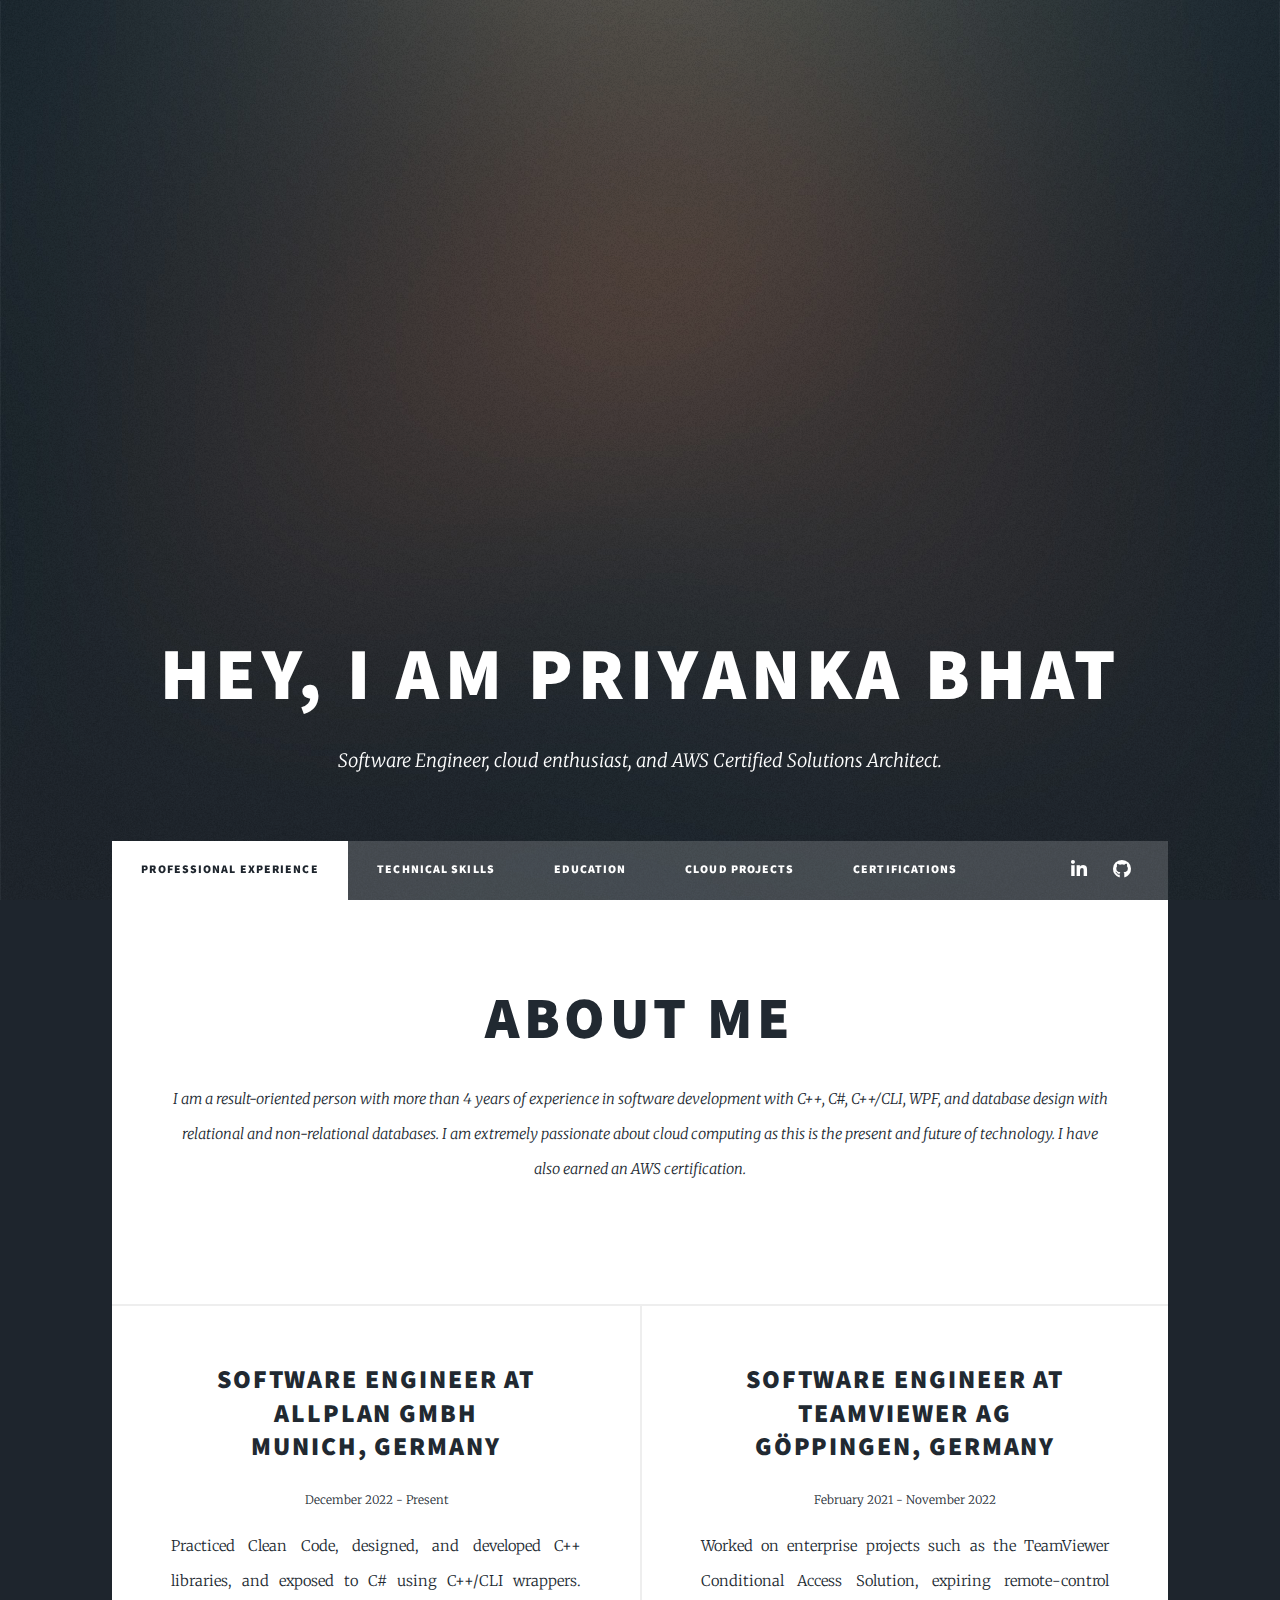
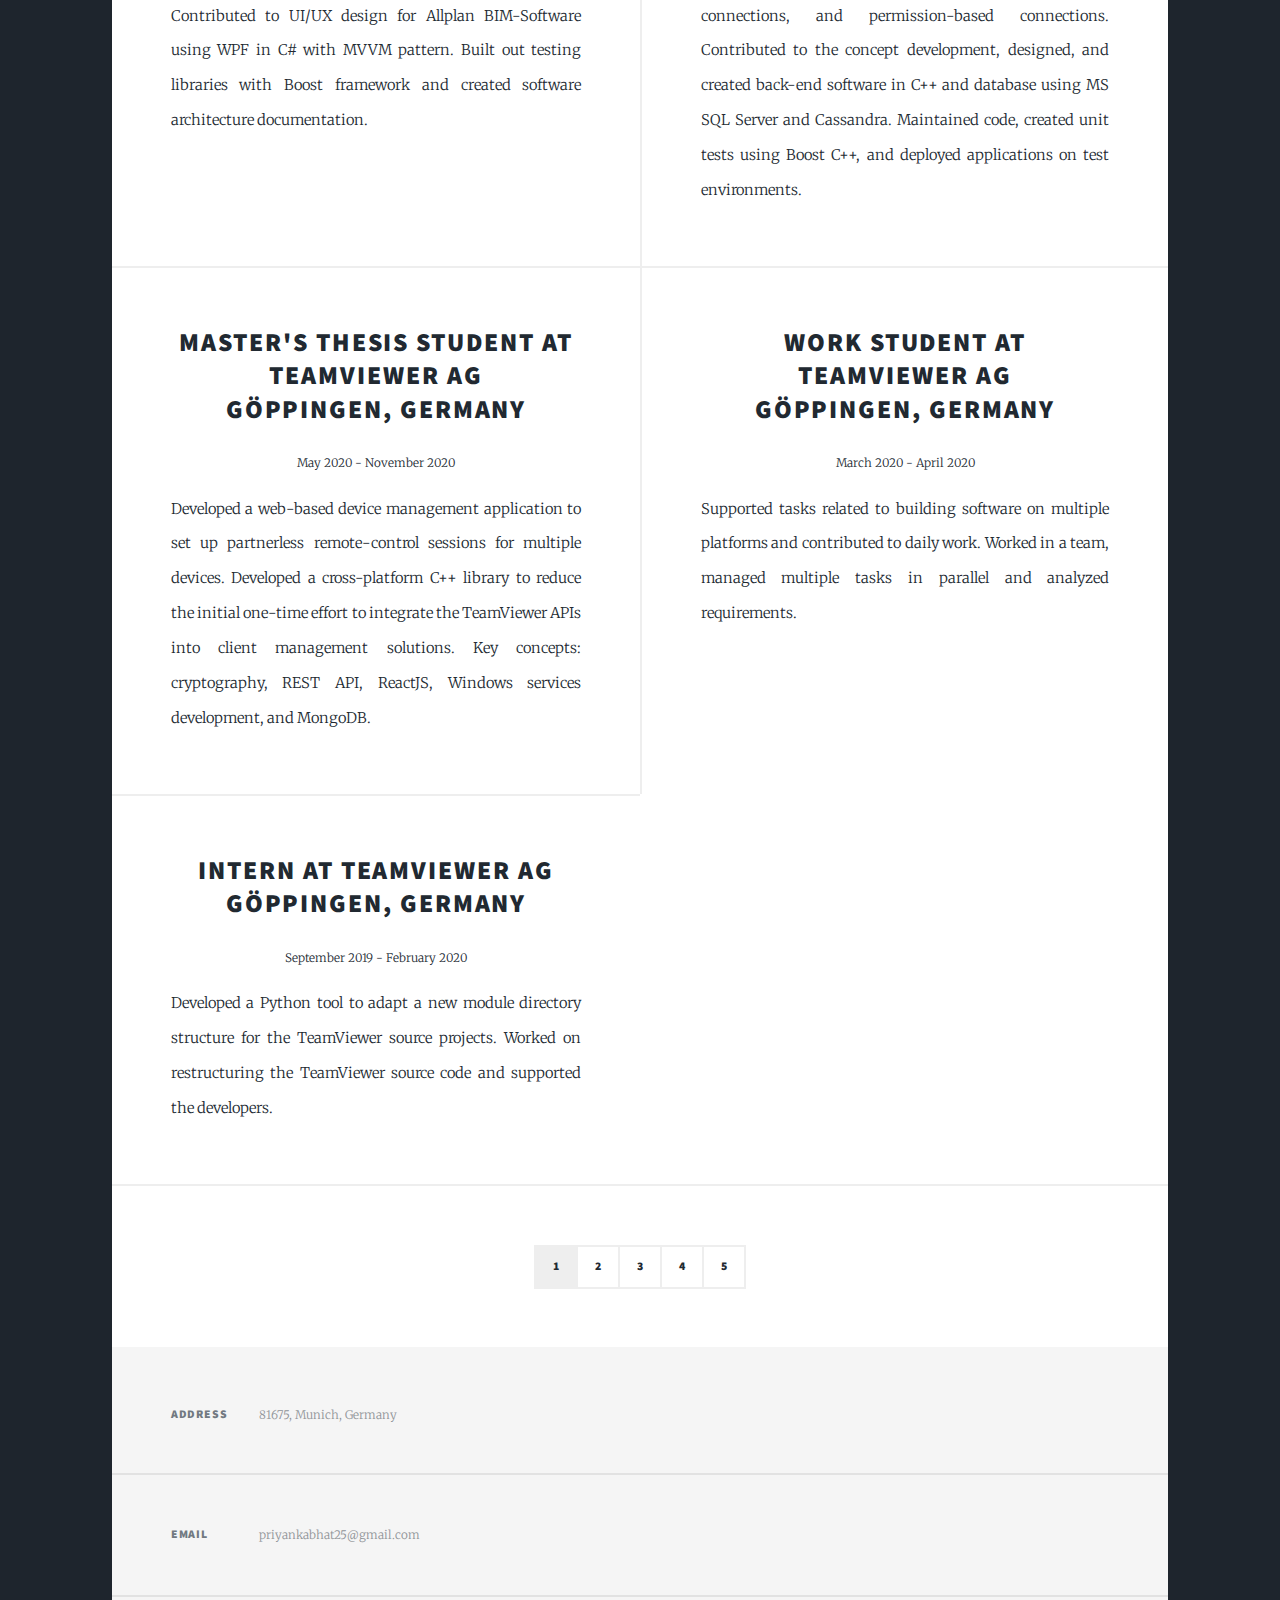
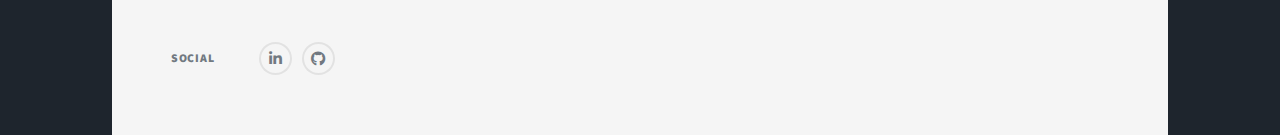
<file: index.html>
<!DOCTYPE HTML>
<!--
	Massively by HTML5 UP
	html5up.net | @ajlkn
	Free for personal and commercial use under the CCA 3.0 license (html5up.net/license)
-->
<html>
	<head>
		<title>My Portfolio</title>
		<meta charset="utf-8" />
		<meta name="viewport" content="width=device-width, initial-scale=1, user-scalable=no" />
		<link rel="stylesheet" href="assets/css/main.css" />
		<noscript><link rel="stylesheet" href="assets/css/noscript.css" /></noscript>
	</head>
	<body class="is-preload">

		<!-- Wrapper -->
			<div id="wrapper" class="fade-in">

				<!-- Intro -->
					<div id="intro">
						<h1>Hey, I am Priyanka Bhat</h1>
						<p>Software Engineer, cloud enthusiast, and AWS Certified Solutions Architect.</p>
					</div>

				<!-- Header -->
					<header id="header">
						<a href="index.html" class="logo">Priyanka Bhat</a>
					</header>

				<!-- Nav -->
					<nav id="nav">
						<ul class="links">
							<li class="active"><a href="index.html">Professional Experience</a></li>
							<li><a href="generic.html">Technical Skills</a></li>
							<li><a href="elements.html">Education</a></li>
							<li><a href="projects.html">Cloud Projects</a></li>
							<li><a href="certifications.html">Certifications</a></li>
						</ul>
						<ul class="icons">
							<li><a href="http://www.linkedin.com/in/priyanka-bhat-36249b148/" class="icon brands fa-linkedin-in"><span class="label">LinkedIn</span></a></li>
							<li><a href="https://github.com/Bhat-Priyanka" class="icon brands fa-github"><span class="label">GitHub</span></a></li>
						</ul>
					</nav>

				<!-- Main -->
					<div id="main">

						<!-- Featured Post -->
							<article class="post featured">
								<header class="major">
									<h2>About Me</a></h2>
									<p>I am a result-oriented person with more than 4 years of experience in software development with C++, C#, C++/CLI, WPF, and database design with relational and non-relational databases. I am extremely passionate about cloud computing as this is the present and future of technology. I have also earned an AWS certification.</p>
								</header>
							</article>

						<!-- Posts -->
							<section class="posts">
								<article>
									<header>
										<h2>Software Engineer at Allplan GmbH<br />
										Munich, Germany</h2>
										<span class="date">December 2022 - Present</span>
									</header>
									<p>
										Practiced Clean Code, designed, and developed C++ libraries, and exposed to C# using C++/CLI wrappers.
										Contributed to UI/UX design for Allplan BIM-Software using WPF in C# with MVVM pattern.
										Built out testing libraries with Boost framework and created software architecture documentation.
									</pp>
								</article>
								<article>
									<header>
										<h2>Software Engineer at TeamViewer AG<br />
										Göppingen, Germany</h2>
										<span class="date">February 2021 - November 2022</span>
									</header>
									<p>Worked on enterprise projects such as the TeamViewer Conditional Access Solution, expiring remote-control connections, and permission-based connections.
										Contributed to the concept development, designed, and created back-end software in C++ and database using MS SQL Server and Cassandra.
										Maintained code, created unit tests using Boost C++, and deployed applications on test environments.
										</p>
								</article>
								<article>
									<header>
										<h2>Master's Thesis Student at TeamViewer AG<br />
											Göppingen, Germany</h2>
										<span class="date">May 2020 - November 2020</span>
									</header>
									<p>Developed a web-based device management application to set up partnerless remote-control sessions for multiple devices.
										Developed a cross-platform C++ library to reduce the initial one-time effort to integrate the TeamViewer APIs into client management solutions.
										Key concepts: cryptography, REST API, ReactJS, Windows services development, and MongoDB.
										</p>
								</article>
								<article>
									<header>
										<h2>Work Student at TeamViewer AG<br />
											Göppingen, Germany</h2>
										<span class="date">March 2020 - April 2020</span>
									</header>
									<p>Supported tasks related to building software on multiple platforms and contributed to daily work.
										Worked in a team, managed multiple tasks in parallel and analyzed requirements.
										</p>
								</article>
								<article>
									<header>
										<h2>Intern at TeamViewer AG<br />
											Göppingen, Germany</h2>
										<span class="date">September 2019 - February 2020</span>
									</header>
									<p>Developed a Python tool to adapt a new module directory structure for the TeamViewer source projects.
									Worked on restructuring the TeamViewer source code and supported the developers.
										</p>
								</article>
							</section>

						<!-- Footer -->
							<footer>
								<div class="pagination">
									<a href="#" class="page active">1</a>
									<a href="generic.html" class="page">2</a>
									<a href="elements.html" class="page">3</a>
									<a href="projects.html" class="page">4</a>
									<a href="certifications.html" class="page">5</a>
								</div>
							</footer>

					</div>

				<!-- Footer -->
					<footer id="footer">
						<section class="split contact">
							<section class="alt">
								<h3>Address</h3>
								<p>81675, Munich, Germany</p>
							</section>
							<section>
								<h3>Email</h3>
								<p>priyankabhat25@gmail.com</p>
							</section>
							<section>
								<h3>Social</h3>
								<ul class="icons alt">
									<li><a href="http://www.linkedin.com/in/priyanka-bhat-36249b148/" class="icon brands fa-linkedin-in"><span class="label">LinkedIn</span></a></li>
							        <li><a href="https://github.com/Bhat-Priyanka" class="icon brands fa-github"><span class="label">GitHub</span></a></li>
								</ul>
							</section>
						</section>
					</footer>

			</div>

		<!-- Scripts -->
			<script src="assets/js/jquery.min.js"></script>
			<script src="assets/js/jquery.scrollex.min.js"></script>
			<script src="assets/js/jquery.scrolly.min.js"></script>
			<script src="assets/js/browser.min.js"></script>
			<script src="assets/js/breakpoints.min.js"></script>
			<script src="assets/js/util.js"></script>
			<script src="assets/js/main.js"></script>

	</body>
</html>
</file>
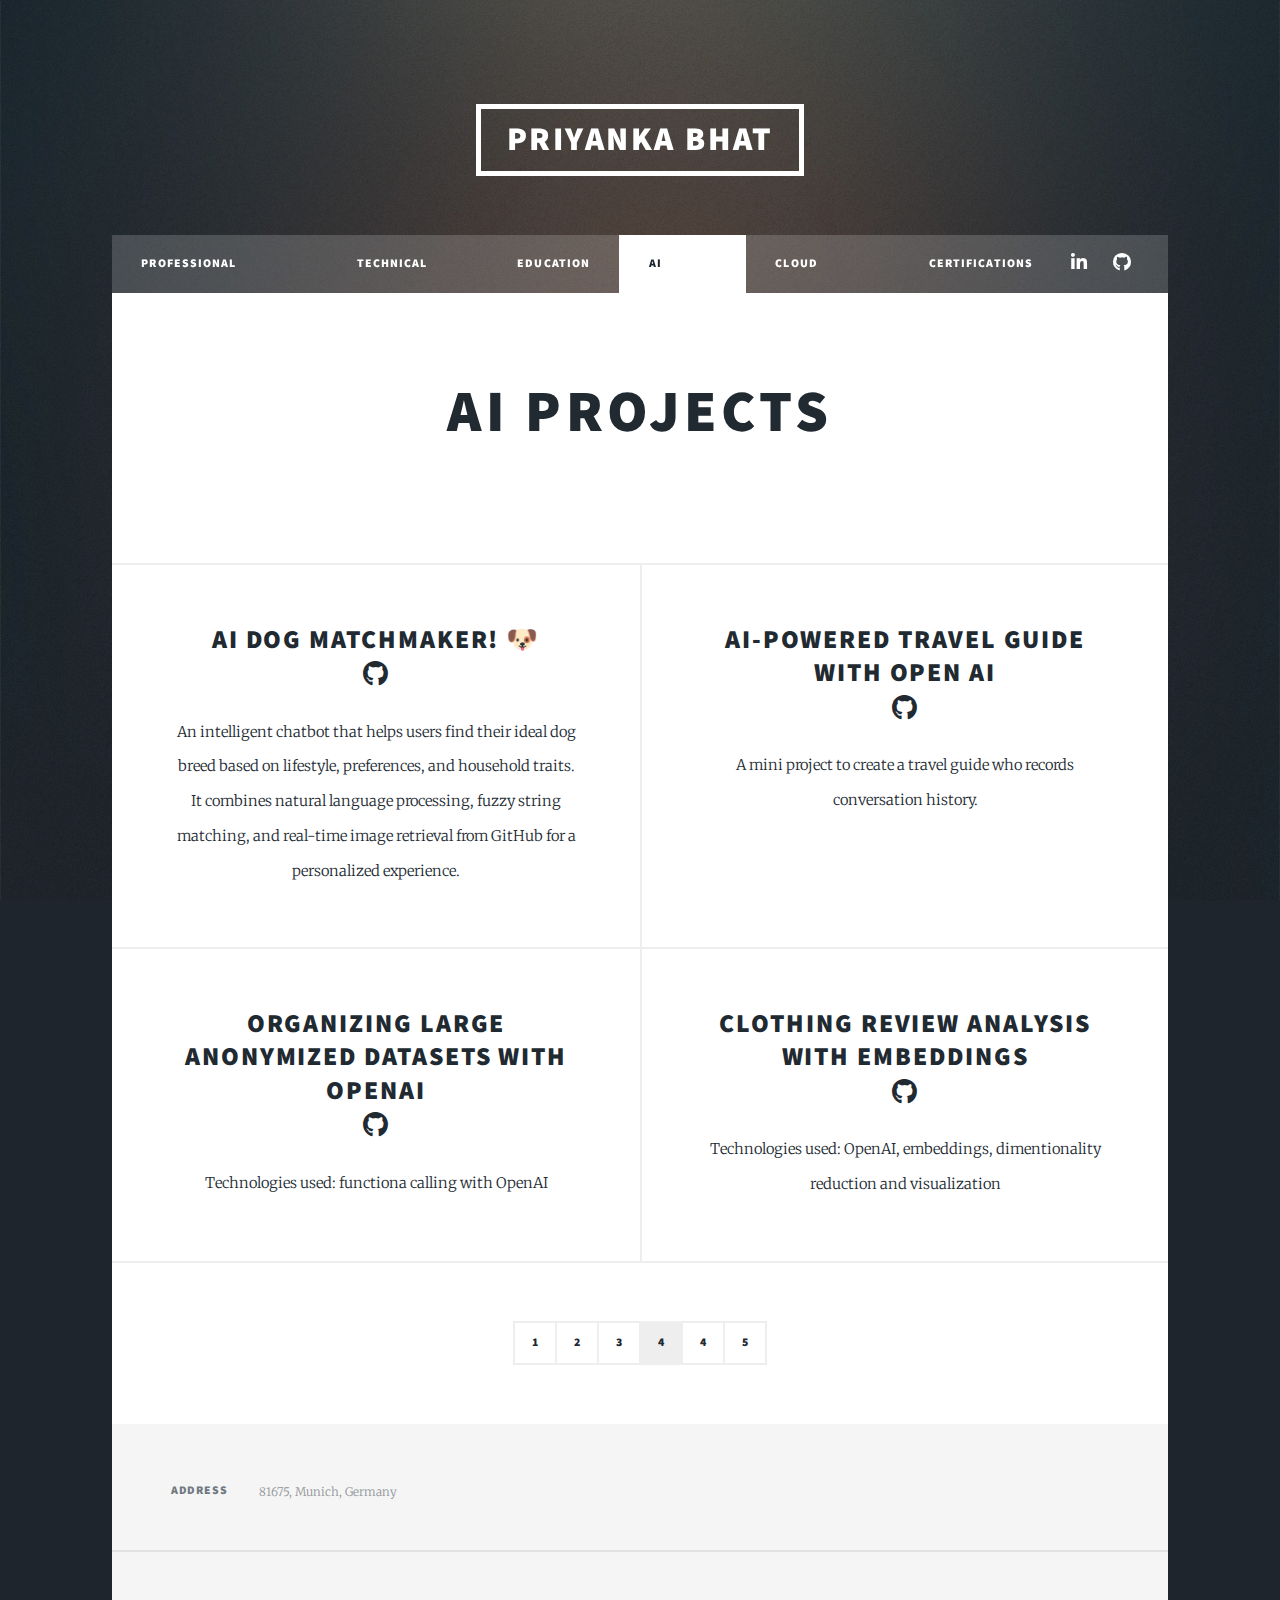
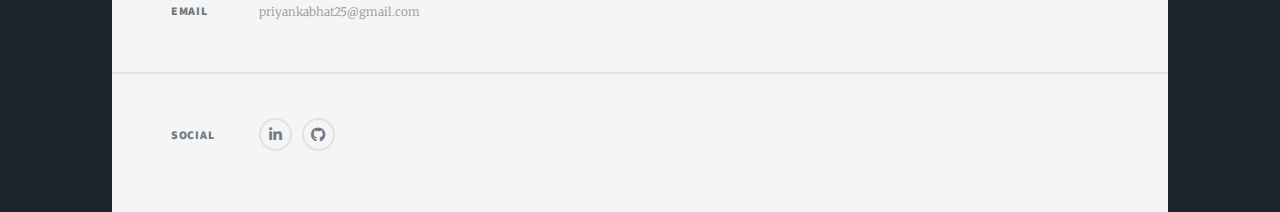
<file: ai_projects.html>
<!DOCTYPE HTML>
<!--
	Massively by HTML5 UP
	html5up.net | @ajlkn
	Free for personal and commercial use under the CCA 3.0 license (html5up.net/license)
-->
<html>
	<head>
		<title>Projects</title>
		<meta charset="utf-8" />
		<meta name="viewport" content="width=device-width, initial-scale=1, user-scalable=no" />
		<link rel="stylesheet" href="assets/css/main.css" />
		<noscript><link rel="stylesheet" href="assets/css/noscript.css" /></noscript>
	</head>
	<body class="is-preload">

		<!-- Wrapper -->
			<div id="wrapper">

				<!-- Header -->
					<header id="header">
						<a href="index.html" class="logo">Priyanka Bhat</a>
					</header>

				<!-- Nav -->
					<nav id="nav">
						<ul class="links">
							<li><a href="index.html">Professional Experience</a></li>
							<li><a href="generic.html">Technical Skills</a></li>
							<li ><a href="elements.html">Education</a></li>
              <li class ="active"><a href="ai_projects.html">AI Projects</a></li>
							<li ><a href="projects.html">Cloud Projects</a></li>
							<li><a href="certifications.html">Certifications</a></li>
						</ul>
						<ul class="icons">
							<li><a href="http://www.linkedin.com/in/priyanka-bhat-36249b148/" class="icon brands fa-linkedin-in"><span class="label">LinkedIn</span></a></li>
							<li><a href="https://github.com/Bhat-Priyanka" class="icon brands fa-github"><span class="label">GitHub</span></a></li>
						</ul>
					</nav>

				<!-- Main -->
				<div id="main">

					<!-- Featured Post -->
						<article class="post featured">
							<header class="major">
								<h2>AI Projects</a></h2>
							</header>
						</article>

					<!-- Posts -->
						<section class="posts">
							<article>
								<header>
									<h2>AI Dog Matchmaker! 🐶<br /> <a href="https://github.com/Bhat-Priyanka/AI_Projects/blob/main/Projects/AI%20Dog%20Matchmaker.md" class="icon brands fa-github"><span class="label"></span></a>
									</h2>
								</header>
								<p style="text-align:center">
									 An intelligent chatbot that helps users find their ideal dog breed based on lifestyle, preferences, and household traits. It combines natural language processing, fuzzy string matching, and real-time image retrieval from GitHub for a personalized experience.
								</p>
							</article>
							<article>
								<header>
									<h2>AI-powered travel guide with Open AI<br /> <a href="https://github.com/Bhat-Priyanka/AI_Projects/blob/main/Projects/Chatbot%20travel%20guide.md" class="icon brands fa-github"><span class="label"></span></a>
									</h2>
								</header>
								<p style="text-align:center">A mini project to create a travel guide who records conversation history.
									</p>
							</article>
							<article>
								<header>
									<h2>Organizing large anonymized datasets with OpenAI <br /> <a href="https://github.com/Bhat-Priyanka/AI_Projects/blob/main/Projects/Organizing%20Medical%20Data%20with%20OpenAI.md" class="icon brands fa-github"><span class="label"></span></a>
									</h2>
								</header>
								<p style="text-align:center">Technologies used: functiona calling with OpenAI
									</p>
							</article>
							<article>
								<header>
									<h2>Clothing Review Analysis with Embeddings <br /> <a href="https://github.com/Bhat-Priyanka/AI_Projects/blob/main/Projects/Clothing%20Review%20Analysis%20with%20Embeddings.md" class="icon brands fa-github"><span class="label"></span></a>
									</h2>
								</header>
								<p style="text-align:center">Technologies used: OpenAI, embeddings, dimentionality reduction and visualization
									</p>
							</article>
						</section>

					<!-- Footer -->
						<footer>
							<div class="pagination">
								<a href="index.html" >1</a>
								<a href="generic.html" class="page">2</a>
								<a href="elements.html" class="page">3</a>
                <a href="ai_projects.html" class="page active">4</a>
								<a href="projects.html" class="page">4</a>
								<a href="certifications.html" class="page">5</a>
							</div>
						</footer>

				</div>

				<!-- Footer -->
				<footer id="footer">
					<section class="split contact">
						<section class="alt">
							<h3>Address</h3>
							<p>81675, Munich, Germany</p>
						</section>
						<section>
							<h3>Email</h3>
							<p>priyankabhat25@gmail.com</p>
						</section>
						<section>
							<h3>Social</h3>
							<ul class="icons alt">
								<li><a href="http://www.linkedin.com/in/priyanka-bhat-36249b148/" class="icon brands fa-linkedin-in"><span class="label">LinkedIn</span></a></li>
								<li><a href="https://github.com/Bhat-Priyanka" class="icon brands fa-github"><span class="label">GitHub</span></a></li>
							</ul>
						</section>
					</section>
				</footer>

		</div>

	<!-- Scripts -->
		<script src="assets/js/jquery.min.js"></script>
		<script src="assets/js/jquery.scrollex.min.js"></script>
		<script src="assets/js/jquery.scrolly.min.js"></script>
		<script src="assets/js/browser.min.js"></script>
		<script src="assets/js/breakpoints.min.js"></script>
		<script src="assets/js/util.js"></script>
		<script src="assets/js/main.js"></script>

	</body>
</html>
</file>
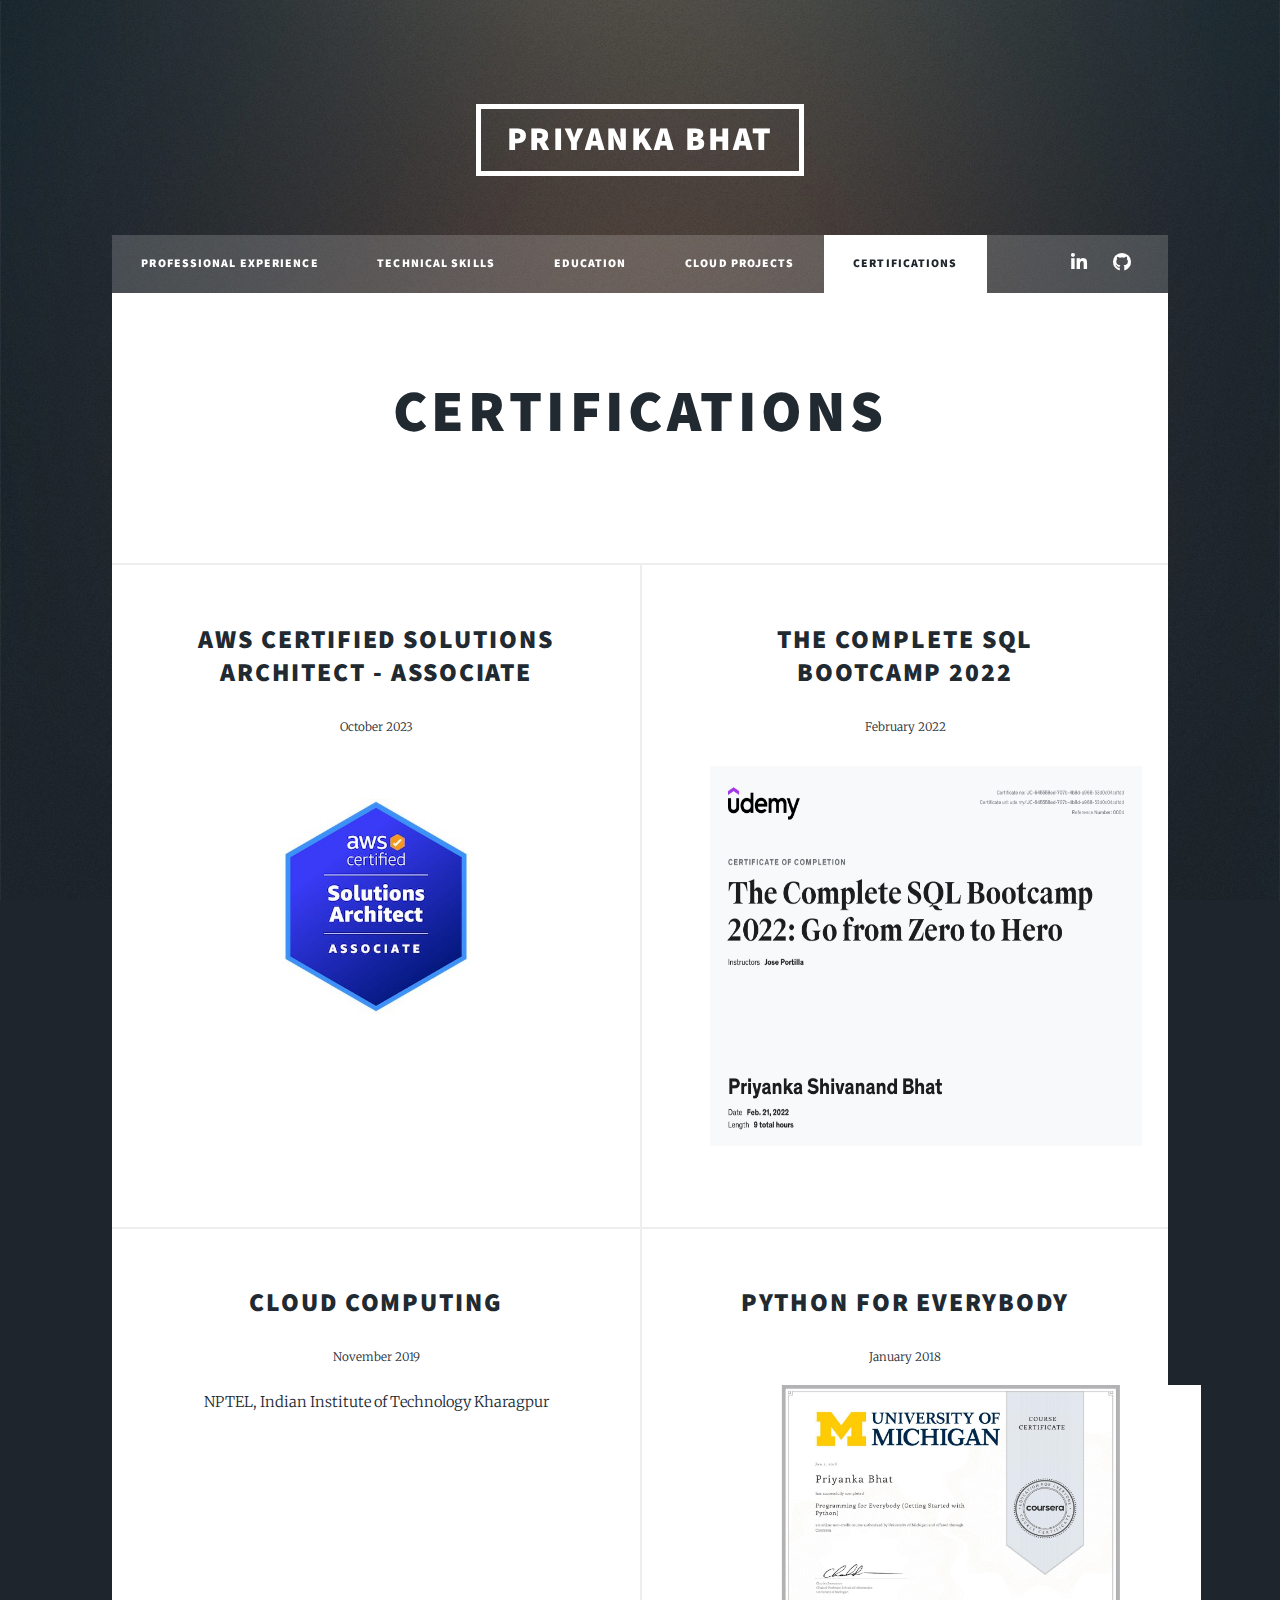
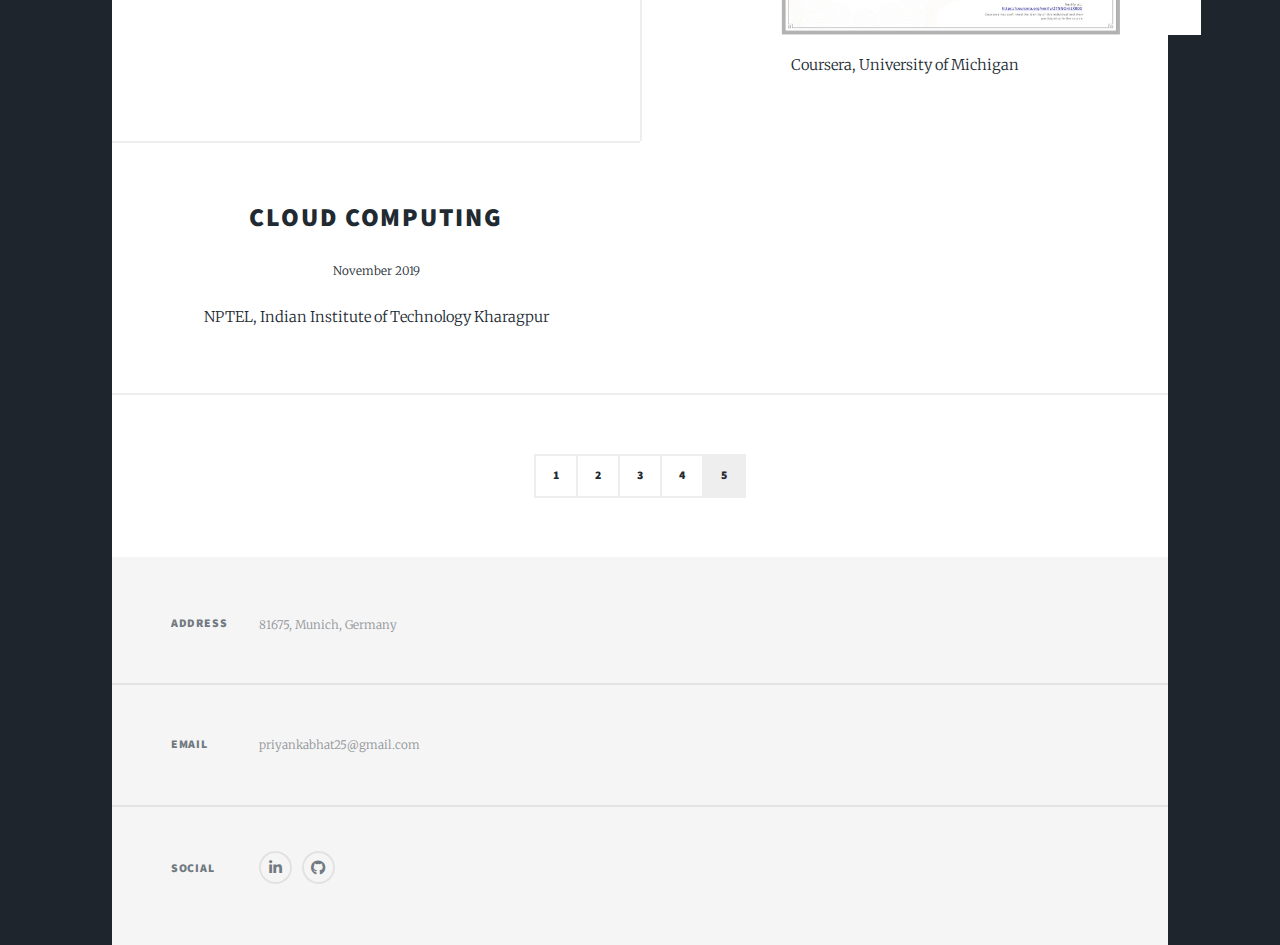
<file: certifications.html>
<!DOCTYPE HTML>
<!--
	Massively by HTML5 UP
	html5up.net | @ajlkn
	Free for personal and commercial use under the CCA 3.0 license (html5up.net/license)
-->
<html>
	<head>
		<title>Education</title>
		<meta charset="utf-8" />
		<meta name="viewport" content="width=device-width, initial-scale=1, user-scalable=no" />
		<link rel="stylesheet" href="assets/css/main.css" />
		<noscript><link rel="stylesheet" href="assets/css/noscript.css" /></noscript>
	</head>
	<body class="is-preload">

		<!-- Wrapper -->
			<div id="wrapper">

				<!-- Header -->
					<header id="header">
						<a href="index.html" class="logo">Priyanka Bhat</a>
					</header>

				<!-- Nav -->
					<nav id="nav">
						<ul class="links">
							<li><a href="index.html">Professional Experience</a></li>
							<li><a href="generic.html">Technical Skills</a></li>
							<li><a href="elements.html">Education</a></li>
							<li><a href="projects.html">Cloud Projects</a></li>
							<li class ="active"><a href="certifications.html">Certifications</a></li>
						</ul>
						<ul class="icons">
							<li><a href="http://www.linkedin.com/in/priyanka-bhat-36249b148/" class="icon brands fa-linkedin-in"><span class="label">LinkedIn</span></a></li>
							<li><a href="https://github.com/Bhat-Priyanka" class="icon brands fa-github"><span class="label">GitHub</span></a></li>
						</ul>
					</nav>

				<!-- Main -->
				<div id="main">

					<!-- Featured Post -->
						<article class="post featured">
							<header class="major">
								<h2>Certifications</a></h2>
							</header>
						</article>

					<!-- Posts -->
						<section class="posts">
							<article>
								<header>
									<h2>AWS CERTIFIED SOLUTIONS ARCHITECT - ASSOCIATE <br /></h2>
										<span class="date">October 2023</span>
										<a href="https://www.credly.com/badges/a25fb941-f882-4875-9c8b-ff868a098fbd/linked_in?t=s34qe1/" class="image main"><img src="images/AWS.jpg" alt="" /></a>
								</header>
							</article>
							<article>
								<header>
									<h2>THE COMPLETE SQL BOOTCAMP 2022<br /></h2>
										<span class="date">February 2022</span>
								</header>
								<img src="images/SQL.jpg" alt="SQL" style="width:450px;height:400px;" /></a>
							</article>
							<article>
								<header>
									<h2>CLOUD COMPUTING <br />
									</h2>
									<span class="date">November 2019</span>
								</header>
								<p style="text-align:center">NPTEL, Indian Institute of Technology Kharagpur
									</p>
							</article>
							<article>
								<header>
									<h2>Python for everybody <br />
									</h2>
									<span class="date">January 2018</span>
								</header>
								<img src="images/Python.jpeg" alt="Python" style="width:500px;height:250px;"/></a>
								<p style="text-align:center">Coursera, University of Michigan
									</p>
							</article>
							<article>
								<header>
									<h2>CLOUD COMPUTING <br />
									</h2>
									<span class="date">November 2019</span>
								</header>
								<p style="text-align:center">NPTEL, Indian Institute of Technology Kharagpur
									</p>
							</article>
						</section>

					<!-- Footer -->
						<footer>
							<div class="pagination">
								<a href="index.html" >1</a>
								<a href="generic.html" class="page">2</a>
								<a href="elements.html" class="page">3</a>
								<a href="projects.html" class="page">4</a>
								<a href="certifications.html" class="page active">5</a>
							</div>
						</footer>

				</div>

				<!-- Footer -->
				<footer id="footer">
					<section class="split contact">
						<section class="alt">
							<h3>Address</h3>
							<p>81675, Munich, Germany</p>
						</section>
						<section>
							<h3>Email</h3>
							<p>priyankabhat25@gmail.com</p>
						</section>
						<section>
							<h3>Social</h3>
							<ul class="icons alt">
								<li><a href="http://www.linkedin.com/in/priyanka-bhat-36249b148/" class="icon brands fa-linkedin-in"><span class="label">LinkedIn</span></a></li>
								<li><a href="https://github.com/Bhat-Priyanka" class="icon brands fa-github"><span class="label">GitHub</span></a></li>
							</ul>
						</section>
					</section>
				</footer>

		</div>

	<!-- Scripts -->
		<script src="assets/js/jquery.min.js"></script>
		<script src="assets/js/jquery.scrollex.min.js"></script>
		<script src="assets/js/jquery.scrolly.min.js"></script>
		<script src="assets/js/browser.min.js"></script>
		<script src="assets/js/breakpoints.min.js"></script>
		<script src="assets/js/util.js"></script>
		<script src="assets/js/main.js"></script>

	</body>
</html>
</file>
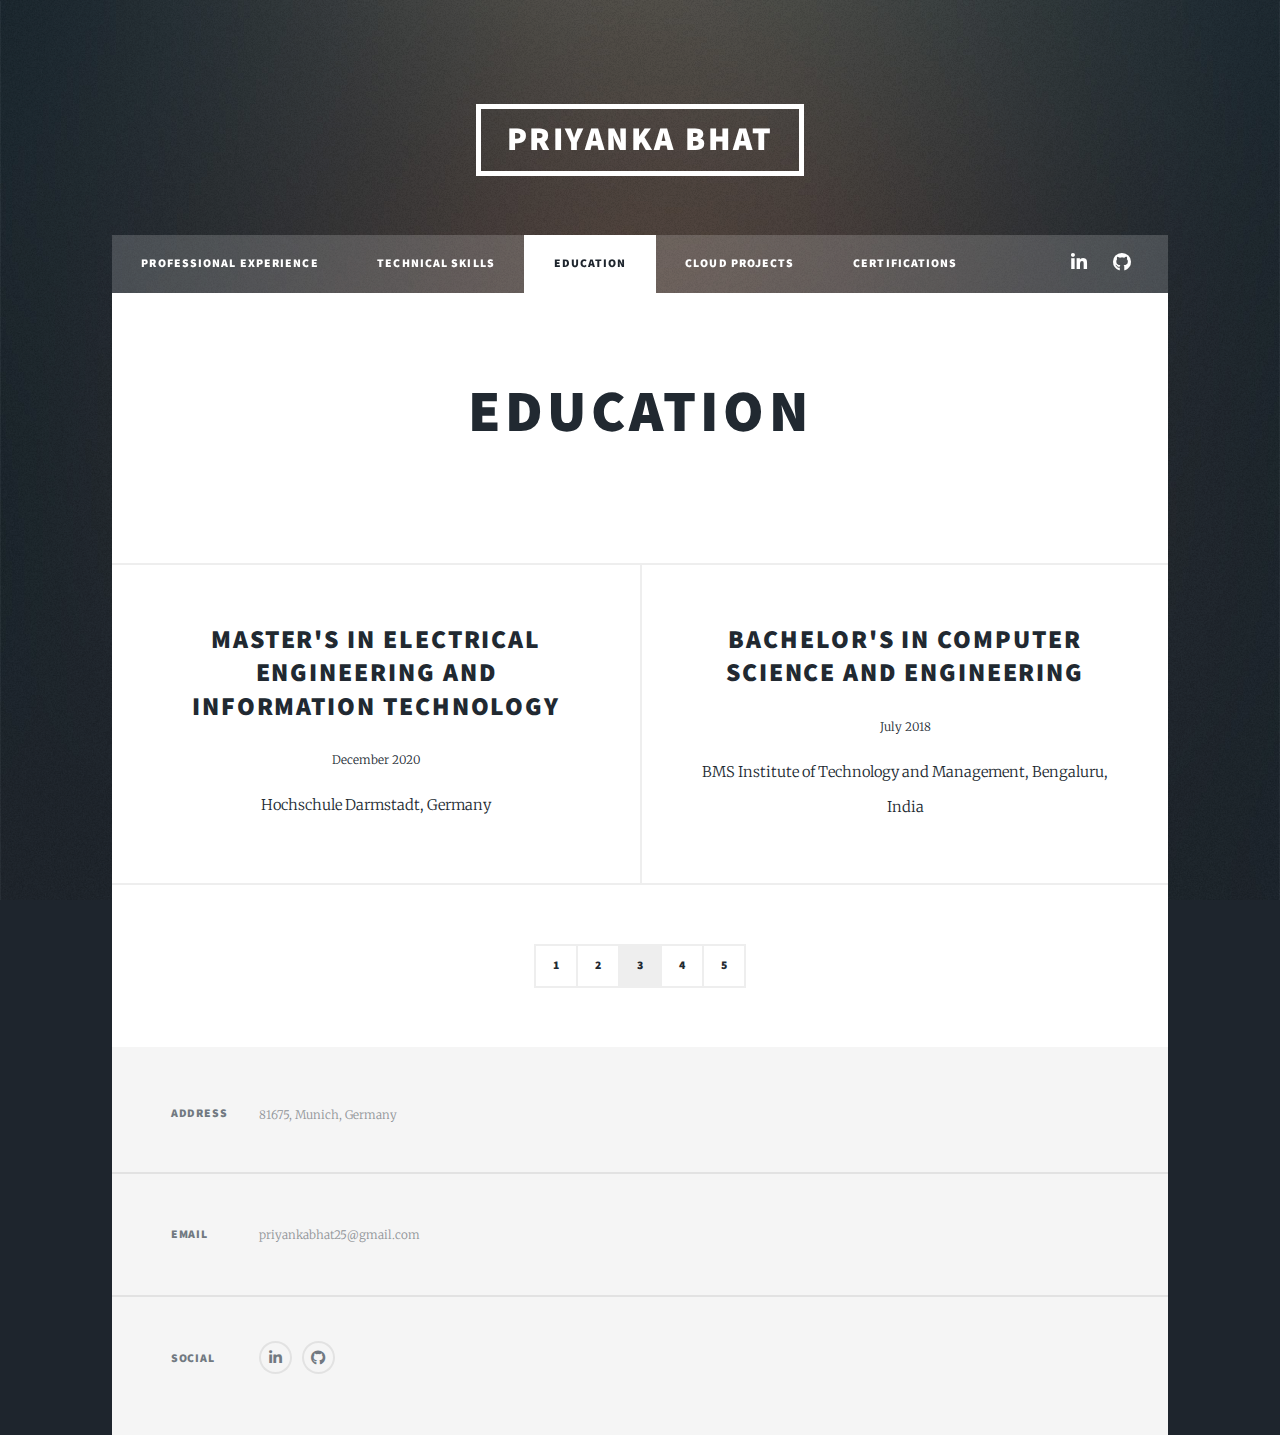
<file: elements.html>
<!DOCTYPE HTML>
<!--
	Massively by HTML5 UP
	html5up.net | @ajlkn
	Free for personal and commercial use under the CCA 3.0 license (html5up.net/license)
-->
<html>
	<head>
		<title>Education</title>
		<meta charset="utf-8" />
		<meta name="viewport" content="width=device-width, initial-scale=1, user-scalable=no" />
		<link rel="stylesheet" href="assets/css/main.css" />
		<noscript><link rel="stylesheet" href="assets/css/noscript.css" /></noscript>
	</head>
	<body class="is-preload">

		<!-- Wrapper -->
			<div id="wrapper">

				<!-- Header -->
					<header id="header">
						<a href="index.html" class="logo">Priyanka Bhat</a>
					</header>

				<!-- Nav -->
					<nav id="nav">
						<ul class="links">
							<li><a href="index.html">Professional Experience</a></li>
							<li><a href="generic.html">Technical Skills</a></li>
							<li class ="active"><a href="elements.html">Education</a></li>
							<li><a href="projects.html">Cloud Projects</a></li>
							<li><a href="certifications.html">Certifications</a></li>
						</ul>
						<ul class="icons">
							<li><a href="http://www.linkedin.com/in/priyanka-bhat-36249b148/" class="icon brands fa-linkedin-in"><span class="label">LinkedIn</span></a></li>
							<li><a href="https://github.com/Bhat-Priyanka" class="icon brands fa-github"><span class="label">GitHub</span></a></li>
						</ul>
					</nav>

				<!-- Main -->
				<div id="main">

					<!-- Featured Post -->
						<article class="post featured">
							<header class="major">
								<h2>Education</a></h2>
							</header>
						</article>

					<!-- Posts -->
						<section class="posts">
							<article>
								<header>
									<h2>Master's in Electrical Engineering and Information Technology<br />
									</h2>
									<span class="date">December 2020</span>
								</header>
								<p style="text-align:center">
									Hochschule Darmstadt, Germany
								</p>
							</article>
							<article>
								<header>
									<h2>BACHELOR'S IN COMPUTER SCIENCE AND ENGINEERING <br />
									</h2>
									<span class="date">July 2018</span>
								</header>
								<p style="text-align:center">BMS Institute of Technology and Management, Bengaluru, India
									</p>
							</article>
						</section>

					<!-- Footer -->
						<footer>
							<div class="pagination">
								<a href="index.html" >1</a>
								<a href="generic.html" class="page">2</a>
								<a href="elements.html" class="page active">3</a>
								<a href="projects.html" class="page">4</a>
							    <a href="certifications.html" class="page">5</a>
							</div>
						</footer>

				</div>

				<!-- Footer -->
				<footer id="footer">
					<section class="split contact">
						<section class="alt">
							<h3>Address</h3>
							<p>81675, Munich, Germany</p>
						</section>
						<section>
							<h3>Email</h3>
							<p>priyankabhat25@gmail.com</p>
						</section>
						<section>
							<h3>Social</h3>
							<ul class="icons alt">
								<li><a href="http://www.linkedin.com/in/priyanka-bhat-36249b148/" class="icon brands fa-linkedin-in"><span class="label">LinkedIn</span></a></li>
								<li><a href="https://github.com/Bhat-Priyanka" class="icon brands fa-github"><span class="label">GitHub</span></a></li>
							</ul>
						</section>
					</section>
				</footer>

		</div>

	<!-- Scripts -->
		<script src="assets/js/jquery.min.js"></script>
		<script src="assets/js/jquery.scrollex.min.js"></script>
		<script src="assets/js/jquery.scrolly.min.js"></script>
		<script src="assets/js/browser.min.js"></script>
		<script src="assets/js/breakpoints.min.js"></script>
		<script src="assets/js/util.js"></script>
		<script src="assets/js/main.js"></script>

	</body>
</html>
</file>
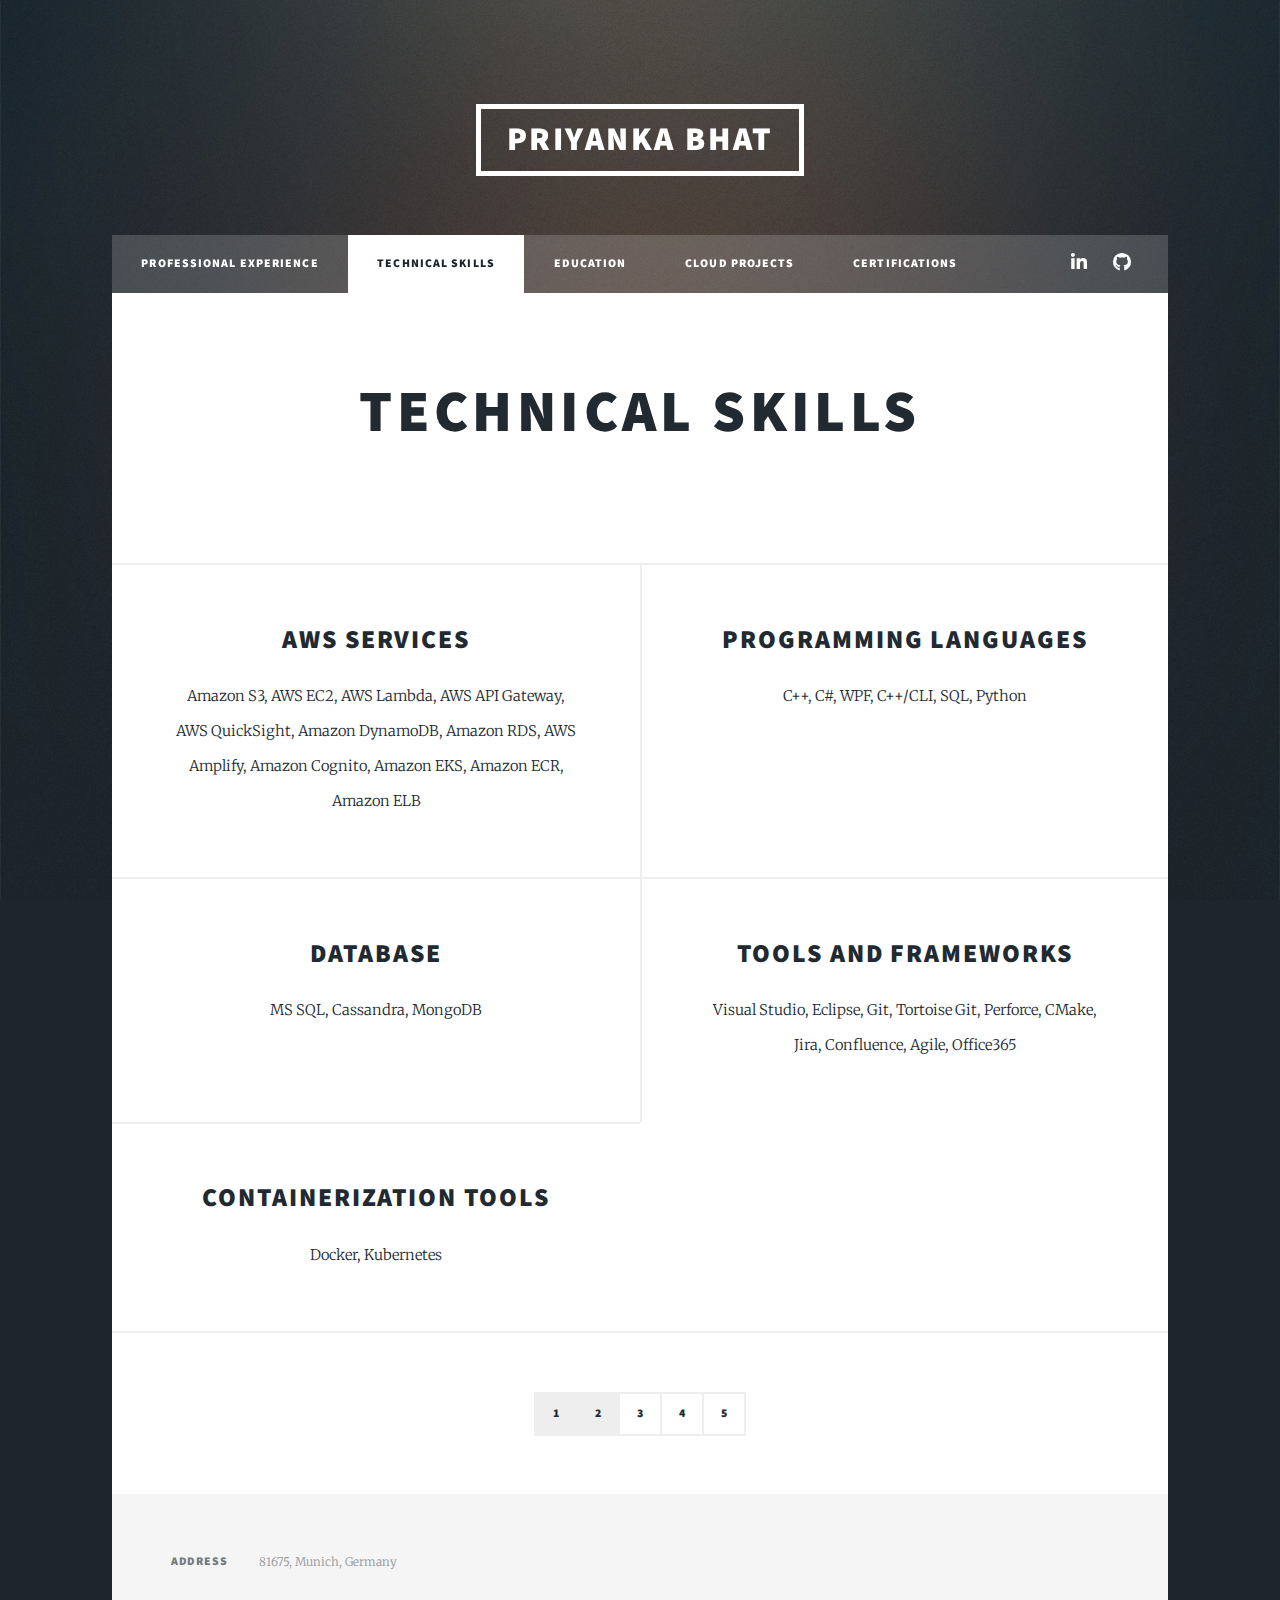
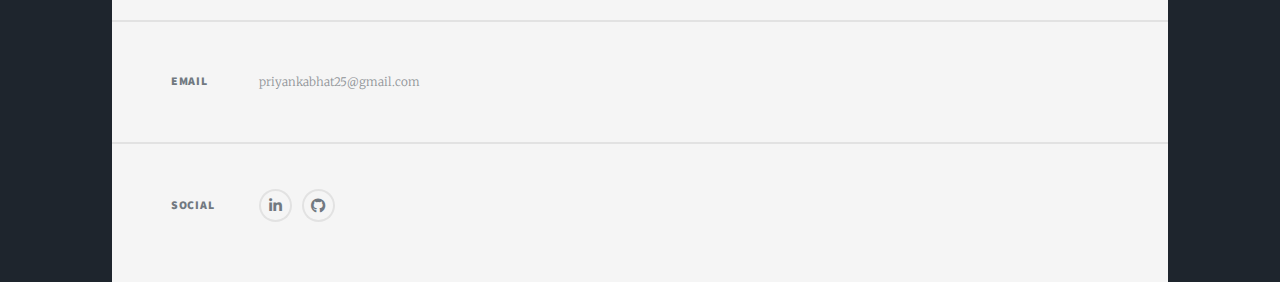
<file: generic.html>
<!DOCTYPE HTML>
<!--
	Massively by HTML5 UP
	html5up.net | @ajlkn
	Free for personal and commercial use under the CCA 3.0 license (html5up.net/license)
-->
<html>
	<head>
		<title>Technical Skills</title>
		<meta charset="utf-8" />
		<meta name="viewport" content="width=device-width, initial-scale=1, user-scalable=no" />
		<link rel="stylesheet" href="assets/css/main.css" />
		<noscript><link rel="stylesheet" href="assets/css/noscript.css" /></noscript>
	</head>
	<body class="is-preload">

		<!-- Wrapper -->
			<div id="wrapper">

				<!-- Header -->
					<header id="header">
						<a href="index.html" class="logo">Priyanka Bhat</a>
					</header>

				<!-- Nav -->
					<nav id="nav">
						<ul class="links">
							<li><a href="index.html">Professional Experience</a></li>
							<li class ="active"><a href="generic.html">Technical Skills</a></li>
							<li><a href="elements.html">Education</a></li>
							<li><a href="projects.html">Cloud Projects</a></li>
							<li><a href="certifications.html">Certifications</a></li>
						</ul>
						<ul class="icons">
							<li><a href="http://www.linkedin.com/in/priyanka-bhat-36249b148/" class="icon brands fa-linkedin-in"><span class="label">LinkedIn</span></a></li>
							<li><a href="https://github.com/Bhat-Priyanka" class="icon brands fa-github"><span class="label">GitHub</span></a></li>
						</ul>
					</nav>

				<!-- Main -->
				<div id="main">

					<!-- Featured Post -->
						<article class="post featured">
							<header class="major">
								<h2>Technical Skills</a></h2>
							</header>
						</article>

					<!-- Posts -->
						<section class="posts">
							<article>
								<header>
									<h2>AWS Services<br />
									</h2>
								</header>
								<p style="text-align:center">
									Amazon S3, AWS EC2, AWS Lambda, AWS API Gateway, AWS QuickSight, Amazon DynamoDB, Amazon RDS, AWS Amplify, Amazon Cognito, Amazon EKS, Amazon ECR, Amazon ELB
								</p>
							</article>
							<article>
								<header>
									<h2>Programming Languages<br />
									</h2>
								</header>
								<p style="text-align:center">C++, C#, WPF, C++/CLI, SQL, Python
									</p>
							</article>
							<article>
								<header>
									<h2>Database<br />
										</h2>
								</header>
								<p style="text-align:center">MS SQL, Cassandra, MongoDB
									</p>
							</article>
							<article>
								<header>
									<h2>Tools and Frameworks</h2>
								</header>
								<p style="text-align:center">Visual Studio, Eclipse, Git, Tortoise Git, Perforce, CMake, Jira, Confluence, Agile, Office365
									</p>
							</article>
							<article>
								<header>
									<h2>Containerization tools </h2>
								</header>
								<p style="text-align:center">Docker, Kubernetes
									</p>
							</article>
						</section>

					<!-- Footer -->
						<footer>
							<div class="pagination">
								<a href="index.html" class="page active">1</a>
								<a href="generic.html" class="page active">2</a>
								<a href="elements.html" class="page">3</a>
								<a href="projects.html" class="page">4</a>
								<a href="certifications.html" class="page">5</a>
							</div>
						</footer>

				</div>

				<!-- Footer -->
				<footer id="footer">
					<section class="split contact">
						<section class="alt">
							<h3>Address</h3>
							<p>81675, Munich, Germany</p>
						</section>
						<section>
							<h3>Email</h3>
							<p>priyankabhat25@gmail.com</p>
						</section>
						<section>
							<h3>Social</h3>
							<ul class="icons alt">
								<li><a href="http://www.linkedin.com/in/priyanka-bhat-36249b148/" class="icon brands fa-linkedin-in"><span class="label">LinkedIn</span></a></li>
								<li><a href="https://github.com/Bhat-Priyanka" class="icon brands fa-github"><span class="label">GitHub</span></a></li>
							</ul>
						</section>
					</section>
				</footer>

		</div>

	<!-- Scripts -->
		<script src="assets/js/jquery.min.js"></script>
		<script src="assets/js/jquery.scrollex.min.js"></script>
		<script src="assets/js/jquery.scrolly.min.js"></script>
		<script src="assets/js/browser.min.js"></script>
		<script src="assets/js/breakpoints.min.js"></script>
		<script src="assets/js/util.js"></script>
		<script src="assets/js/main.js"></script>

	</body>
</html>
</file>
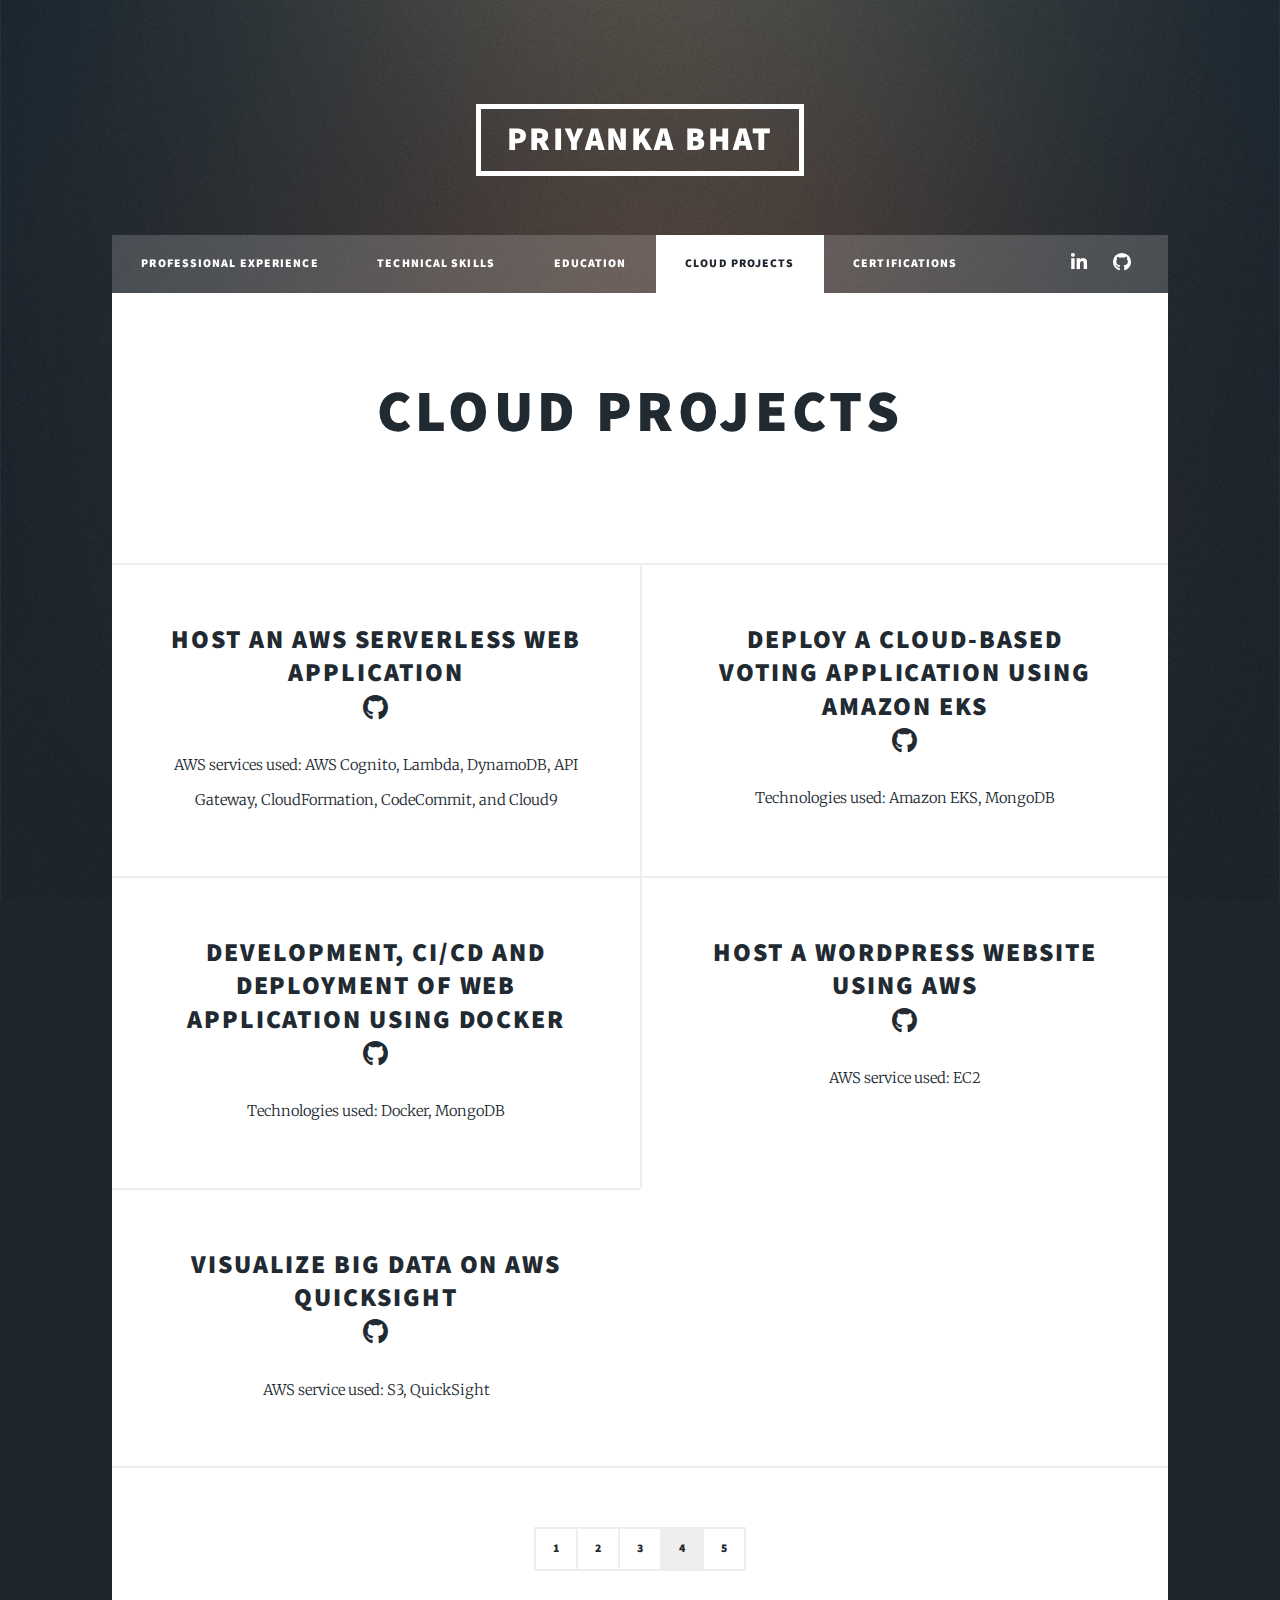
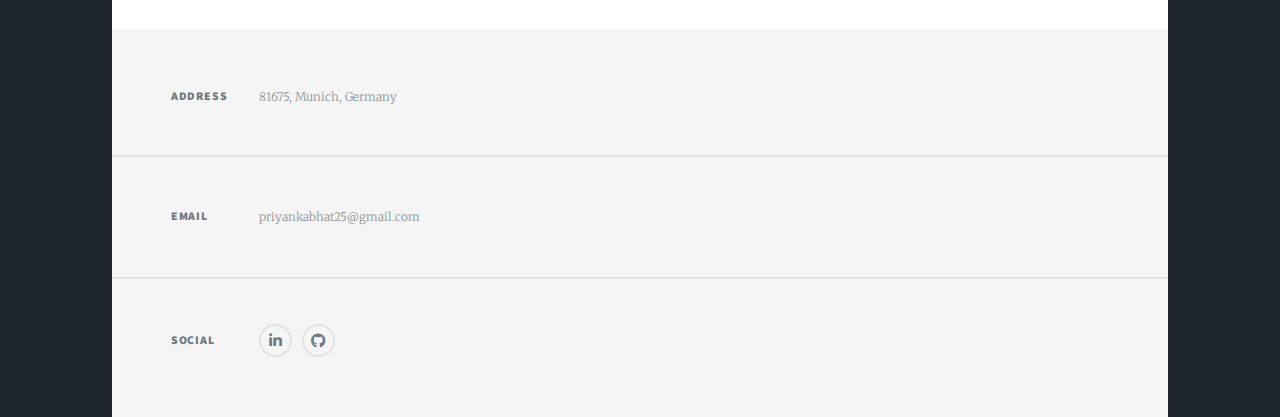
<file: projects.html>
<!DOCTYPE HTML>
<!--
	Massively by HTML5 UP
	html5up.net | @ajlkn
	Free for personal and commercial use under the CCA 3.0 license (html5up.net/license)
-->
<html>
	<head>
		<title>Projects</title>
		<meta charset="utf-8" />
		<meta name="viewport" content="width=device-width, initial-scale=1, user-scalable=no" />
		<link rel="stylesheet" href="assets/css/main.css" />
		<noscript><link rel="stylesheet" href="assets/css/noscript.css" /></noscript>
	</head>
	<body class="is-preload">

		<!-- Wrapper -->
			<div id="wrapper">

				<!-- Header -->
					<header id="header">
						<a href="index.html" class="logo">Priyanka Bhat</a>
					</header>

				<!-- Nav -->
					<nav id="nav">
						<ul class="links">
							<li><a href="index.html">Professional Experience</a></li>
							<li><a href="generic.html">Technical Skills</a></li>
							<li ><a href="elements.html">Education</a></li>
							<li class ="active"><a href="projects.html">Cloud Projects</a></li>
							<li><a href="certifications.html">Certifications</a></li>
						</ul>
						<ul class="icons">
							<li><a href="http://www.linkedin.com/in/priyanka-bhat-36249b148/" class="icon brands fa-linkedin-in"><span class="label">LinkedIn</span></a></li>
							<li><a href="https://github.com/Bhat-Priyanka" class="icon brands fa-github"><span class="label">GitHub</span></a></li>
						</ul>
					</nav>

				<!-- Main -->
				<div id="main">

					<!-- Featured Post -->
						<article class="post featured">
							<header class="major">
								<h2>Cloud Projects</a></h2>
							</header>
						</article>

					<!-- Posts -->
						<section class="posts">
							<article>
								<header>
									<h2>HOST AN AWS SERVERLESS WEB APPLICATION <br /> <a href="https://github.com/Bhat-Priyanka/AWS-Projects" class="icon brands fa-github"><span class="label"></span></a>
									</h2>
								</header>
								<p style="text-align:center">
									AWS services used: AWS Cognito, Lambda, DynamoDB, API Gateway, CloudFormation, CodeCommit, and Cloud9
								</p>
							</article>
							<article>
								<header>
									<h2>DEPLOY A CLOUD-BASED VOTING APPLICATION USING AMAZON EKS <br /> <a href="https://github.com/Bhat-Priyanka/Docker-And-Kubernetes-Projects" class="icon brands fa-github"><span class="label"></span></a>
									</h2>
								</header>
								<p style="text-align:center">Technologies used: Amazon EKS, MongoDB
									</p>
							</article>
							<article>
								<header>
									<h2>DEVELOPMENT, CI/CD AND DEPLOYMENT OF WEB APPLICATION USING DOCKER <br /> <a href="https://github.com/Bhat-Priyanka/Docker-And-Kubernetes-Projects" class="icon brands fa-github"><span class="label"></span></a>
									</h2>
								</header>
								<p style="text-align:center">Technologies used: Docker, MongoDB
									</p>
							</article>
							<article>
								<header>
									<h2>HOST A WORDPRESS WEBSITE USING AWS <br /> <a href="https://github.com/Bhat-Priyanka/AWS-Projects" class="icon brands fa-github"><span class="label"></span></a>
									</h2>
								</header>
								<p style="text-align:center">AWS service used: EC2
									</p>
							</article>
							<article>
								<header>
									<h2>VISUALIZE BIG DATA ON AWS QUICKSIGHT <br /> <a href="https://github.com/Bhat-Priyanka/AWS-Projects" class="icon brands fa-github"><span class="label"></span></a>
									</h2>
								</header>
								<p style="text-align:center">AWS service used: S3, QuickSight
									</p>
							</article>
						</section>

					<!-- Footer -->
						<footer>
							<div class="pagination">
								<a href="index.html" >1</a>
								<a href="generic.html" class="page">2</a>
								<a href="elements.html" class="page">3</a>
								<a href="projects.html" class="page active">4</a>
								<a href="certifications.html" class="page">5</a>
							</div>
						</footer>

				</div>

				<!-- Footer -->
				<footer id="footer">
					<section class="split contact">
						<section class="alt">
							<h3>Address</h3>
							<p>81675, Munich, Germany</p>
						</section>
						<section>
							<h3>Email</h3>
							<p>priyankabhat25@gmail.com</p>
						</section>
						<section>
							<h3>Social</h3>
							<ul class="icons alt">
								<li><a href="http://www.linkedin.com/in/priyanka-bhat-36249b148/" class="icon brands fa-linkedin-in"><span class="label">LinkedIn</span></a></li>
								<li><a href="https://github.com/Bhat-Priyanka" class="icon brands fa-github"><span class="label">GitHub</span></a></li>
							</ul>
						</section>
					</section>
				</footer>

		</div>

	<!-- Scripts -->
		<script src="assets/js/jquery.min.js"></script>
		<script src="assets/js/jquery.scrollex.min.js"></script>
		<script src="assets/js/jquery.scrolly.min.js"></script>
		<script src="assets/js/browser.min.js"></script>
		<script src="assets/js/breakpoints.min.js"></script>
		<script src="assets/js/util.js"></script>
		<script src="assets/js/main.js"></script>

	</body>
</html>
</file>
<file: assets/css/main.css>
@import url(fontawesome-all.min.css);
@import url("https://fonts.googleapis.com/css?family=Merriweather:300,700,300italic,700italic|Source+Sans+Pro:900");

/*
	Massively by HTML5 UP
	html5up.net | @ajlkn
	Free for personal and commercial use under the CCA 3.0 license (html5up.net/license)
*/

html, body, div, span, applet, object,
iframe, h1, h2, h3, h4, h5, h6, p, blockquote,
pre, a, abbr, acronym, address, big, cite,
code, del, dfn, em, img, ins, kbd, q, s, samp,
small, strike, strong, sub, sup, tt, var, b,
u, i, center, dl, dt, dd, ol, ul, li, fieldset,
form, label, legend, table, caption, tbody,
tfoot, thead, tr, th, td, article, aside,
canvas, details, embed, figure, figcaption,
footer, header, hgroup, menu, nav, output, ruby,
section, summary, time, mark, audio, video {
	margin: 0;
	padding: 0;
	border: 0;
	font-size: 100%;
	font: inherit;
	vertical-align: baseline;}

article, aside, details, figcaption, figure,
footer, header, hgroup, menu, nav, section {
	display: block;}

body {
	line-height: 1;
}

ol, ul {
	list-style: none;
}

blockquote, q {
	quotes: none;
}

	blockquote:before, blockquote:after, q:before, q:after {
		content: '';
		content: none;
	}

table {
	border-collapse: collapse;
	border-spacing: 0;
}

body {
	-webkit-text-size-adjust: none;
}

mark {
	background-color: transparent;
	color: inherit;
}

input::-moz-focus-inner {
	border: 0;
	padding: 0;
}

input, select, textarea {
	-moz-appearance: none;
	-webkit-appearance: none;
	-ms-appearance: none;
	appearance: none;
}

/* Basic */

	@-ms-viewport {
		width: device-width;
	}

	body {
		-ms-overflow-style: scrollbar;
	}

	@media screen and (max-width: 480px) {

		html, body {
			min-width: 320px;
		}

	}

	html {
		box-sizing: border-box;
	}

	*, *:before, *:after {
		box-sizing: inherit;
	}

	body {
		background-color: #1e252d;
	}

		body.is-preload *, body.is-preload *:before, body.is-preload *:after {
			-moz-animation: none !important;
			-webkit-animation: none !important;
			-ms-animation: none !important;
			animation: none !important;
			-moz-transition: none !important;
			-webkit-transition: none !important;
			-ms-transition: none !important;
			transition: none !important;
		}

/* Type */

	html {
		font-size: 16pt;
	}

		@media screen and (max-width: 1680px) {

			html {
				font-size: 12pt;
			}

		}

		@media screen and (max-width: 1280px) {

			html {
				font-size: 11pt;
			}

		}

		@media screen and (max-width: 360px) {

			html {
				font-size: 10pt;
			}

		}

	body {
		color: #212931;
	}

	body, input, select, textarea {
		font-family: "Merriweather", Georgia, serif;
		font-weight: 300;
		font-size: 1rem;
		line-height: 2.375;
	}

	a {
		-moz-transition: color 0.2s ease-in-out, background-color 0.2s ease-in-out, border-color 0.2s ease-in-out, box-shadow 0.2s ease-in-out;
		-webkit-transition: color 0.2s ease-in-out, background-color 0.2s ease-in-out, border-color 0.2s ease-in-out, box-shadow 0.2s ease-in-out;
		-ms-transition: color 0.2s ease-in-out, background-color 0.2s ease-in-out, border-color 0.2s ease-in-out, box-shadow 0.2s ease-in-out;
		transition: color 0.2s ease-in-out, background-color 0.2s ease-in-out, border-color 0.2s ease-in-out, box-shadow 0.2s ease-in-out;
		border-bottom: dotted 1px;
		text-decoration: none;
	}

		a:hover {
			border-bottom-color: transparent;
		}

	strong, b {
		font-weight: 600;
	}

	em, i {
		font-style: italic;
	}

	p {
		text-align: justify;
		margin: 0 0 2rem 0;
	}

	h1, h2, h3, h4, h5, h6 {
		font-family: "Source Sans Pro", Helvetica, sans-serif;
		font-weight: 900;
		line-height: 1.5;
		letter-spacing: 0.075em;
		text-transform: uppercase;
		margin: 0 0 1rem 0;
	}

		h1 a, h2 a, h3 a, h4 a, h5 a, h6 a {
			border-bottom: 0;
			color: inherit;
			text-decoration: none;
		}

	h1 {
		font-size: 4rem;
		line-height: 1.1;
		margin: 0 0 2rem 0;
	}

	h2 {
		font-size: 1.75rem;
		line-height: 1.3;
		margin: 0 0 1.5rem 0;
	}

	h3 {
		font-size: 1.25rem;
		margin: 0 0 1.5rem 0;
	}

	h4 {
		font-size: 1rem;
	}

	h5 {
		font-size: 0.9rem;
	}

	h6 {
		font-size: 0.8rem;
	}

	sub {
		font-size: 0.8rem;
		position: relative;
		top: 0.5rem;
	}

	sup {
		font-size: 0.8rem;
		position: relative;
		top: -0.5rem;
	}

	blockquote {
		border-left: solid 4px;
		font-style: italic;
		margin: 0 0 2rem 0;
		padding: 0.5rem 0 0.5rem 2rem;
	}

	code {
		border: solid 2px;
		font-family: "Courier New", monospace;
		font-size: 0.9rem;
		margin: 0 0.25rem;
		padding: 0.25rem 0.65rem;
	}

	pre {
		-webkit-overflow-scrolling: touch;
		font-family: "Courier New", monospace;
		font-size: 0.9rem;
		margin: 0 0 2rem 0;
	}

		pre code {
			display: block;
			line-height: 1.75;
			padding: 1rem 1.5rem;
			overflow-x: auto;
		}

	hr {
		border: 0;
		border-bottom: solid 2px;
		margin: 3rem 0;
	}

		hr.major {
			margin: 5rem 0;
		}

	.align-left {
		text-align: left;
	}

	.align-center {
		text-align: center;
	}

	.align-right {
		text-align: right;
	}

	input, select, textarea {
		color: #212931;
	}

	a {
		color: #212931;
		border-bottom-color: rgba(33, 41, 49, 0.5);
	}

		a:hover {
			border-bottom-color: transparent;
			color: #18bfef !important;
		}

	strong, b {
		color: #212931;
	}

	h1, h2, h3, h4, h5, h6 {
		color: #212931;
	}

	blockquote {
		border-left-color: #eeeeee;
	}

	code {
		background: rgba(220, 220, 220, 0.25);
		border-color: #eeeeee;
	}

	hr {
		border-bottom-color: #eeeeee;
	}

/* Row */

	.row {
		display: flex;
		flex-wrap: wrap;
		box-sizing: border-box;
		align-items: stretch;
	}

		.row > * {
			box-sizing: border-box;
		}

		.row.gtr-uniform > * > :last-child {
			margin-bottom: 0;
		}

		.row.aln-left {
			justify-content: flex-start;
		}

		.row.aln-center {
			justify-content: center;
		}

		.row.aln-right {
			justify-content: flex-end;
		}

		.row.aln-top {
			align-items: flex-start;
		}

		.row.aln-middle {
			align-items: center;
		}

		.row.aln-bottom {
			align-items: flex-end;
		}

		.row > .imp {
			order: -1;
		}

		.row > .col-1 {
			width: 8.33333%;
		}

		.row > .off-1 {
			margin-left: 8.33333%;
		}

		.row > .col-2 {
			width: 16.66667%;
		}

		.row > .off-2 {
			margin-left: 16.66667%;
		}

		.row > .col-3 {
			width: 25%;
		}

		.row > .off-3 {
			margin-left: 25%;
		}

		.row > .col-4 {
			width: 33.33333%;
		}

		.row > .off-4 {
			margin-left: 33.33333%;
		}

		.row > .col-5 {
			width: 41.66667%;
		}

		.row > .off-5 {
			margin-left: 41.66667%;
		}

		.row > .col-6 {
			width: 50%;
		}

		.row > .off-6 {
			margin-left: 50%;
		}

		.row > .col-7 {
			width: 58.33333%;
		}

		.row > .off-7 {
			margin-left: 58.33333%;
		}

		.row > .col-8 {
			width: 66.66667%;
		}

		.row > .off-8 {
			margin-left: 66.66667%;
		}

		.row > .col-9 {
			width: 75%;
		}

		.row > .off-9 {
			margin-left: 75%;
		}

		.row > .col-10 {
			width: 83.33333%;
		}

		.row > .off-10 {
			margin-left: 83.33333%;
		}

		.row > .col-11 {
			width: 91.66667%;
		}

		.row > .off-11 {
			margin-left: 91.66667%;
		}

		.row > .col-12 {
			width: 100%;
		}

		.row > .off-12 {
			margin-left: 100%;
		}

		.row.gtr-0 {
			margin-top: 0;
			margin-left: 0rem;
		}

			.row.gtr-0 > * {
				padding: 0 0 0 0rem;
			}

			.row.gtr-0.gtr-uniform {
				margin-top: 0rem;
			}

				.row.gtr-0.gtr-uniform > * {
					padding-top: 0rem;
				}

		.row.gtr-25 {
			margin-top: 0;
			margin-left: -0.375rem;
		}

			.row.gtr-25 > * {
				padding: 0 0 0 0.375rem;
			}

			.row.gtr-25.gtr-uniform {
				margin-top: -0.375rem;
			}

				.row.gtr-25.gtr-uniform > * {
					padding-top: 0.375rem;
				}

		.row.gtr-50 {
			margin-top: 0;
			margin-left: -0.75rem;
		}

			.row.gtr-50 > * {
				padding: 0 0 0 0.75rem;
			}

			.row.gtr-50.gtr-uniform {
				margin-top: -0.75rem;
			}

				.row.gtr-50.gtr-uniform > * {
					padding-top: 0.75rem;
				}

		.row {
			margin-top: 0;
			margin-left: -1.5rem;
		}

			.row > * {
				padding: 0 0 0 1.5rem;
			}

			.row.gtr-uniform {
				margin-top: -1.5rem;
			}

				.row.gtr-uniform > * {
					padding-top: 1.5rem;
				}

		.row.gtr-150 {
			margin-top: 0;
			margin-left: -2.25rem;
		}

			.row.gtr-150 > * {
				padding: 0 0 0 2.25rem;
			}

			.row.gtr-150.gtr-uniform {
				margin-top: -2.25rem;
			}

				.row.gtr-150.gtr-uniform > * {
					padding-top: 2.25rem;
				}

		.row.gtr-200 {
			margin-top: 0;
			margin-left: -3rem;
		}

			.row.gtr-200 > * {
				padding: 0 0 0 3rem;
			}

			.row.gtr-200.gtr-uniform {
				margin-top: -3rem;
			}

				.row.gtr-200.gtr-uniform > * {
					padding-top: 3rem;
				}

		@media screen and (max-width: 1680px) {

			.row {
				display: flex;
				flex-wrap: wrap;
				box-sizing: border-box;
				align-items: stretch;
			}

				.row > * {
					box-sizing: border-box;
				}

				.row.gtr-uniform > * > :last-child {
					margin-bottom: 0;
				}

				.row.aln-left {
					justify-content: flex-start;
				}

				.row.aln-center {
					justify-content: center;
				}

				.row.aln-right {
					justify-content: flex-end;
				}

				.row.aln-top {
					align-items: flex-start;
				}

				.row.aln-middle {
					align-items: center;
				}

				.row.aln-bottom {
					align-items: flex-end;
				}

				.row > .imp-xlarge {
					order: -1;
				}

				.row > .col-1-xlarge {
					width: 8.33333%;
				}

				.row > .off-1-xlarge {
					margin-left: 8.33333%;
				}

				.row > .col-2-xlarge {
					width: 16.66667%;
				}

				.row > .off-2-xlarge {
					margin-left: 16.66667%;
				}

				.row > .col-3-xlarge {
					width: 25%;
				}

				.row > .off-3-xlarge {
					margin-left: 25%;
				}

				.row > .col-4-xlarge {
					width: 33.33333%;
				}

				.row > .off-4-xlarge {
					margin-left: 33.33333%;
				}

				.row > .col-5-xlarge {
					width: 41.66667%;
				}

				.row > .off-5-xlarge {
					margin-left: 41.66667%;
				}

				.row > .col-6-xlarge {
					width: 50%;
				}

				.row > .off-6-xlarge {
					margin-left: 50%;
				}

				.row > .col-7-xlarge {
					width: 58.33333%;
				}

				.row > .off-7-xlarge {
					margin-left: 58.33333%;
				}

				.row > .col-8-xlarge {
					width: 66.66667%;
				}

				.row > .off-8-xlarge {
					margin-left: 66.66667%;
				}

				.row > .col-9-xlarge {
					width: 75%;
				}

				.row > .off-9-xlarge {
					margin-left: 75%;
				}

				.row > .col-10-xlarge {
					width: 83.33333%;
				}

				.row > .off-10-xlarge {
					margin-left: 83.33333%;
				}

				.row > .col-11-xlarge {
					width: 91.66667%;
				}

				.row > .off-11-xlarge {
					margin-left: 91.66667%;
				}

				.row > .col-12-xlarge {
					width: 100%;
				}

				.row > .off-12-xlarge {
					margin-left: 100%;
				}

				.row.gtr-0 {
					margin-top: 0;
					margin-left: 0rem;
				}

					.row.gtr-0 > * {
						padding: 0 0 0 0rem;
					}

					.row.gtr-0.gtr-uniform {
						margin-top: 0rem;
					}

						.row.gtr-0.gtr-uniform > * {
							padding-top: 0rem;
						}

				.row.gtr-25 {
					margin-top: 0;
					margin-left: -0.375rem;
				}

					.row.gtr-25 > * {
						padding: 0 0 0 0.375rem;
					}

					.row.gtr-25.gtr-uniform {
						margin-top: -0.375rem;
					}

						.row.gtr-25.gtr-uniform > * {
							padding-top: 0.375rem;
						}

				.row.gtr-50 {
					margin-top: 0;
					margin-left: -0.75rem;
				}

					.row.gtr-50 > * {
						padding: 0 0 0 0.75rem;
					}

					.row.gtr-50.gtr-uniform {
						margin-top: -0.75rem;
					}

						.row.gtr-50.gtr-uniform > * {
							padding-top: 0.75rem;
						}

				.row {
					margin-top: 0;
					margin-left: -1.5rem;
				}

					.row > * {
						padding: 0 0 0 1.5rem;
					}

					.row.gtr-uniform {
						margin-top: -1.5rem;
					}

						.row.gtr-uniform > * {
							padding-top: 1.5rem;
						}

				.row.gtr-150 {
					margin-top: 0;
					margin-left: -2.25rem;
				}

					.row.gtr-150 > * {
						padding: 0 0 0 2.25rem;
					}

					.row.gtr-150.gtr-uniform {
						margin-top: -2.25rem;
					}

						.row.gtr-150.gtr-uniform > * {
							padding-top: 2.25rem;
						}

				.row.gtr-200 {
					margin-top: 0;
					margin-left: -3rem;
				}

					.row.gtr-200 > * {
						padding: 0 0 0 3rem;
					}

					.row.gtr-200.gtr-uniform {
						margin-top: -3rem;
					}

						.row.gtr-200.gtr-uniform > * {
							padding-top: 3rem;
						}

		}

		@media screen and (max-width: 1280px) {

			.row {
				display: flex;
				flex-wrap: wrap;
				box-sizing: border-box;
				align-items: stretch;
			}

				.row > * {
					box-sizing: border-box;
				}

				.row.gtr-uniform > * > :last-child {
					margin-bottom: 0;
				}

				.row.aln-left {
					justify-content: flex-start;
				}

				.row.aln-center {
					justify-content: center;
				}

				.row.aln-right {
					justify-content: flex-end;
				}

				.row.aln-top {
					align-items: flex-start;
				}

				.row.aln-middle {
					align-items: center;
				}

				.row.aln-bottom {
					align-items: flex-end;
				}

				.row > .imp-large {
					order: -1;
				}

				.row > .col-1-large {
					width: 8.33333%;
				}

				.row > .off-1-large {
					margin-left: 8.33333%;
				}

				.row > .col-2-large {
					width: 16.66667%;
				}

				.row > .off-2-large {
					margin-left: 16.66667%;
				}

				.row > .col-3-large {
					width: 25%;
				}

				.row > .off-3-large {
					margin-left: 25%;
				}

				.row > .col-4-large {
					width: 33.33333%;
				}

				.row > .off-4-large {
					margin-left: 33.33333%;
				}

				.row > .col-5-large {
					width: 41.66667%;
				}

				.row > .off-5-large {
					margin-left: 41.66667%;
				}

				.row > .col-6-large {
					width: 50%;
				}

				.row > .off-6-large {
					margin-left: 50%;
				}

				.row > .col-7-large {
					width: 58.33333%;
				}

				.row > .off-7-large {
					margin-left: 58.33333%;
				}

				.row > .col-8-large {
					width: 66.66667%;
				}

				.row > .off-8-large {
					margin-left: 66.66667%;
				}

				.row > .col-9-large {
					width: 75%;
				}

				.row > .off-9-large {
					margin-left: 75%;
				}

				.row > .col-10-large {
					width: 83.33333%;
				}

				.row > .off-10-large {
					margin-left: 83.33333%;
				}

				.row > .col-11-large {
					width: 91.66667%;
				}

				.row > .off-11-large {
					margin-left: 91.66667%;
				}

				.row > .col-12-large {
					width: 100%;
				}

				.row > .off-12-large {
					margin-left: 100%;
				}

				.row.gtr-0 {
					margin-top: 0;
					margin-left: 0rem;
				}

					.row.gtr-0 > * {
						padding: 0 0 0 0rem;
					}

					.row.gtr-0.gtr-uniform {
						margin-top: 0rem;
					}

						.row.gtr-0.gtr-uniform > * {
							padding-top: 0rem;
						}

				.row.gtr-25 {
					margin-top: 0;
					margin-left: -0.375rem;
				}

					.row.gtr-25 > * {
						padding: 0 0 0 0.375rem;
					}

					.row.gtr-25.gtr-uniform {
						margin-top: -0.375rem;
					}

						.row.gtr-25.gtr-uniform > * {
							padding-top: 0.375rem;
						}

				.row.gtr-50 {
					margin-top: 0;
					margin-left: -0.75rem;
				}

					.row.gtr-50 > * {
						padding: 0 0 0 0.75rem;
					}

					.row.gtr-50.gtr-uniform {
						margin-top: -0.75rem;
					}

						.row.gtr-50.gtr-uniform > * {
							padding-top: 0.75rem;
						}

				.row {
					margin-top: 0;
					margin-left: -1.5rem;
				}

					.row > * {
						padding: 0 0 0 1.5rem;
					}

					.row.gtr-uniform {
						margin-top: -1.5rem;
					}

						.row.gtr-uniform > * {
							padding-top: 1.5rem;
						}

				.row.gtr-150 {
					margin-top: 0;
					margin-left: -2.25rem;
				}

					.row.gtr-150 > * {
						padding: 0 0 0 2.25rem;
					}

					.row.gtr-150.gtr-uniform {
						margin-top: -2.25rem;
					}

						.row.gtr-150.gtr-uniform > * {
							padding-top: 2.25rem;
						}

				.row.gtr-200 {
					margin-top: 0;
					margin-left: -3rem;
				}

					.row.gtr-200 > * {
						padding: 0 0 0 3rem;
					}

					.row.gtr-200.gtr-uniform {
						margin-top: -3rem;
					}

						.row.gtr-200.gtr-uniform > * {
							padding-top: 3rem;
						}

		}

		@media screen and (max-width: 980px) {

			.row {
				display: flex;
				flex-wrap: wrap;
				box-sizing: border-box;
				align-items: stretch;
			}

				.row > * {
					box-sizing: border-box;
				}

				.row.gtr-uniform > * > :last-child {
					margin-bottom: 0;
				}

				.row.aln-left {
					justify-content: flex-start;
				}

				.row.aln-center {
					justify-content: center;
				}

				.row.aln-right {
					justify-content: flex-end;
				}

				.row.aln-top {
					align-items: flex-start;
				}

				.row.aln-middle {
					align-items: center;
				}

				.row.aln-bottom {
					align-items: flex-end;
				}

				.row > .imp-medium {
					order: -1;
				}

				.row > .col-1-medium {
					width: 8.33333%;
				}

				.row > .off-1-medium {
					margin-left: 8.33333%;
				}

				.row > .col-2-medium {
					width: 16.66667%;
				}

				.row > .off-2-medium {
					margin-left: 16.66667%;
				}

				.row > .col-3-medium {
					width: 25%;
				}

				.row > .off-3-medium {
					margin-left: 25%;
				}

				.row > .col-4-medium {
					width: 33.33333%;
				}

				.row > .off-4-medium {
					margin-left: 33.33333%;
				}

				.row > .col-5-medium {
					width: 41.66667%;
				}

				.row > .off-5-medium {
					margin-left: 41.66667%;
				}

				.row > .col-6-medium {
					width: 50%;
				}

				.row > .off-6-medium {
					margin-left: 50%;
				}

				.row > .col-7-medium {
					width: 58.33333%;
				}

				.row > .off-7-medium {
					margin-left: 58.33333%;
				}

				.row > .col-8-medium {
					width: 66.66667%;
				}

				.row > .off-8-medium {
					margin-left: 66.66667%;
				}

				.row > .col-9-medium {
					width: 75%;
				}

				.row > .off-9-medium {
					margin-left: 75%;
				}

				.row > .col-10-medium {
					width: 83.33333%;
				}

				.row > .off-10-medium {
					margin-left: 83.33333%;
				}

				.row > .col-11-medium {
					width: 91.66667%;
				}

				.row > .off-11-medium {
					margin-left: 91.66667%;
				}

				.row > .col-12-medium {
					width: 100%;
				}

				.row > .off-12-medium {
					margin-left: 100%;
				}

				.row.gtr-0 {
					margin-top: 0;
					margin-left: 0rem;
				}

					.row.gtr-0 > * {
						padding: 0 0 0 0rem;
					}

					.row.gtr-0.gtr-uniform {
						margin-top: 0rem;
					}

						.row.gtr-0.gtr-uniform > * {
							padding-top: 0rem;
						}

				.row.gtr-25 {
					margin-top: 0;
					margin-left: -0.375rem;
				}

					.row.gtr-25 > * {
						padding: 0 0 0 0.375rem;
					}

					.row.gtr-25.gtr-uniform {
						margin-top: -0.375rem;
					}

						.row.gtr-25.gtr-uniform > * {
							padding-top: 0.375rem;
						}

				.row.gtr-50 {
					margin-top: 0;
					margin-left: -0.75rem;
				}

					.row.gtr-50 > * {
						padding: 0 0 0 0.75rem;
					}

					.row.gtr-50.gtr-uniform {
						margin-top: -0.75rem;
					}

						.row.gtr-50.gtr-uniform > * {
							padding-top: 0.75rem;
						}

				.row {
					margin-top: 0;
					margin-left: -1.5rem;
				}

					.row > * {
						padding: 0 0 0 1.5rem;
					}

					.row.gtr-uniform {
						margin-top: -1.5rem;
					}

						.row.gtr-uniform > * {
							padding-top: 1.5rem;
						}

				.row.gtr-150 {
					margin-top: 0;
					margin-left: -2.25rem;
				}

					.row.gtr-150 > * {
						padding: 0 0 0 2.25rem;
					}

					.row.gtr-150.gtr-uniform {
						margin-top: -2.25rem;
					}

						.row.gtr-150.gtr-uniform > * {
							padding-top: 2.25rem;
						}

				.row.gtr-200 {
					margin-top: 0;
					margin-left: -3rem;
				}

					.row.gtr-200 > * {
						padding: 0 0 0 3rem;
					}

					.row.gtr-200.gtr-uniform {
						margin-top: -3rem;
					}

						.row.gtr-200.gtr-uniform > * {
							padding-top: 3rem;
						}

		}

		@media screen and (max-width: 736px) {

			.row {
				display: flex;
				flex-wrap: wrap;
				box-sizing: border-box;
				align-items: stretch;
			}

				.row > * {
					box-sizing: border-box;
				}

				.row.gtr-uniform > * > :last-child {
					margin-bottom: 0;
				}

				.row.aln-left {
					justify-content: flex-start;
				}

				.row.aln-center {
					justify-content: center;
				}

				.row.aln-right {
					justify-content: flex-end;
				}

				.row.aln-top {
					align-items: flex-start;
				}

				.row.aln-middle {
					align-items: center;
				}

				.row.aln-bottom {
					align-items: flex-end;
				}

				.row > .imp-small {
					order: -1;
				}

				.row > .col-1-small {
					width: 8.33333%;
				}

				.row > .off-1-small {
					margin-left: 8.33333%;
				}

				.row > .col-2-small {
					width: 16.66667%;
				}

				.row > .off-2-small {
					margin-left: 16.66667%;
				}

				.row > .col-3-small {
					width: 25%;
				}

				.row > .off-3-small {
					margin-left: 25%;
				}

				.row > .col-4-small {
					width: 33.33333%;
				}

				.row > .off-4-small {
					margin-left: 33.33333%;
				}

				.row > .col-5-small {
					width: 41.66667%;
				}

				.row > .off-5-small {
					margin-left: 41.66667%;
				}

				.row > .col-6-small {
					width: 50%;
				}

				.row > .off-6-small {
					margin-left: 50%;
				}

				.row > .col-7-small {
					width: 58.33333%;
				}

				.row > .off-7-small {
					margin-left: 58.33333%;
				}

				.row > .col-8-small {
					width: 66.66667%;
				}

				.row > .off-8-small {
					margin-left: 66.66667%;
				}

				.row > .col-9-small {
					width: 75%;
				}

				.row > .off-9-small {
					margin-left: 75%;
				}

				.row > .col-10-small {
					width: 83.33333%;
				}

				.row > .off-10-small {
					margin-left: 83.33333%;
				}

				.row > .col-11-small {
					width: 91.66667%;
				}

				.row > .off-11-small {
					margin-left: 91.66667%;
				}

				.row > .col-12-small {
					width: 100%;
				}

				.row > .off-12-small {
					margin-left: 100%;
				}

				.row.gtr-0 {
					margin-top: 0;
					margin-left: 0rem;
				}

					.row.gtr-0 > * {
						padding: 0 0 0 0rem;
					}

					.row.gtr-0.gtr-uniform {
						margin-top: 0rem;
					}

						.row.gtr-0.gtr-uniform > * {
							padding-top: 0rem;
						}

				.row.gtr-25 {
					margin-top: 0;
					margin-left: -0.375rem;
				}

					.row.gtr-25 > * {
						padding: 0 0 0 0.375rem;
					}

					.row.gtr-25.gtr-uniform {
						margin-top: -0.375rem;
					}

						.row.gtr-25.gtr-uniform > * {
							padding-top: 0.375rem;
						}

				.row.gtr-50 {
					margin-top: 0;
					margin-left: -0.75rem;
				}

					.row.gtr-50 > * {
						padding: 0 0 0 0.75rem;
					}

					.row.gtr-50.gtr-uniform {
						margin-top: -0.75rem;
					}

						.row.gtr-50.gtr-uniform > * {
							padding-top: 0.75rem;
						}

				.row {
					margin-top: 0;
					margin-left: -1.5rem;
				}

					.row > * {
						padding: 0 0 0 1.5rem;
					}

					.row.gtr-uniform {
						margin-top: -1.5rem;
					}

						.row.gtr-uniform > * {
							padding-top: 1.5rem;
						}

				.row.gtr-150 {
					margin-top: 0;
					margin-left: -2.25rem;
				}

					.row.gtr-150 > * {
						padding: 0 0 0 2.25rem;
					}

					.row.gtr-150.gtr-uniform {
						margin-top: -2.25rem;
					}

						.row.gtr-150.gtr-uniform > * {
							padding-top: 2.25rem;
						}

				.row.gtr-200 {
					margin-top: 0;
					margin-left: -3rem;
				}

					.row.gtr-200 > * {
						padding: 0 0 0 3rem;
					}

					.row.gtr-200.gtr-uniform {
						margin-top: -3rem;
					}

						.row.gtr-200.gtr-uniform > * {
							padding-top: 3rem;
						}

		}

		@media screen and (max-width: 480px) {

			.row {
				display: flex;
				flex-wrap: wrap;
				box-sizing: border-box;
				align-items: stretch;
			}

				.row > * {
					box-sizing: border-box;
				}

				.row.gtr-uniform > * > :last-child {
					margin-bottom: 0;
				}

				.row.aln-left {
					justify-content: flex-start;
				}

				.row.aln-center {
					justify-content: center;
				}

				.row.aln-right {
					justify-content: flex-end;
				}

				.row.aln-top {
					align-items: flex-start;
				}

				.row.aln-middle {
					align-items: center;
				}

				.row.aln-bottom {
					align-items: flex-end;
				}

				.row > .imp-xsmall {
					order: -1;
				}

				.row > .col-1-xsmall {
					width: 8.33333%;
				}

				.row > .off-1-xsmall {
					margin-left: 8.33333%;
				}

				.row > .col-2-xsmall {
					width: 16.66667%;
				}

				.row > .off-2-xsmall {
					margin-left: 16.66667%;
				}

				.row > .col-3-xsmall {
					width: 25%;
				}

				.row > .off-3-xsmall {
					margin-left: 25%;
				}

				.row > .col-4-xsmall {
					width: 33.33333%;
				}

				.row > .off-4-xsmall {
					margin-left: 33.33333%;
				}

				.row > .col-5-xsmall {
					width: 41.66667%;
				}

				.row > .off-5-xsmall {
					margin-left: 41.66667%;
				}

				.row > .col-6-xsmall {
					width: 50%;
				}

				.row > .off-6-xsmall {
					margin-left: 50%;
				}

				.row > .col-7-xsmall {
					width: 58.33333%;
				}

				.row > .off-7-xsmall {
					margin-left: 58.33333%;
				}

				.row > .col-8-xsmall {
					width: 66.66667%;
				}

				.row > .off-8-xsmall {
					margin-left: 66.66667%;
				}

				.row > .col-9-xsmall {
					width: 75%;
				}

				.row > .off-9-xsmall {
					margin-left: 75%;
				}

				.row > .col-10-xsmall {
					width: 83.33333%;
				}

				.row > .off-10-xsmall {
					margin-left: 83.33333%;
				}

				.row > .col-11-xsmall {
					width: 91.66667%;
				}

				.row > .off-11-xsmall {
					margin-left: 91.66667%;
				}

				.row > .col-12-xsmall {
					width: 100%;
				}

				.row > .off-12-xsmall {
					margin-left: 100%;
				}

				.row.gtr-0 {
					margin-top: 0;
					margin-left: 0rem;
				}

					.row.gtr-0 > * {
						padding: 0 0 0 0rem;
					}

					.row.gtr-0.gtr-uniform {
						margin-top: 0rem;
					}

						.row.gtr-0.gtr-uniform > * {
							padding-top: 0rem;
						}

				.row.gtr-25 {
					margin-top: 0;
					margin-left: -0.375rem;
				}

					.row.gtr-25 > * {
						padding: 0 0 0 0.375rem;
					}

					.row.gtr-25.gtr-uniform {
						margin-top: -0.375rem;
					}

						.row.gtr-25.gtr-uniform > * {
							padding-top: 0.375rem;
						}

				.row.gtr-50 {
					margin-top: 0;
					margin-left: -0.75rem;
				}

					.row.gtr-50 > * {
						padding: 0 0 0 0.75rem;
					}

					.row.gtr-50.gtr-uniform {
						margin-top: -0.75rem;
					}

						.row.gtr-50.gtr-uniform > * {
							padding-top: 0.75rem;
						}

				.row {
					margin-top: 0;
					margin-left: -1.5rem;
				}

					.row > * {
						padding: 0 0 0 1.5rem;
					}

					.row.gtr-uniform {
						margin-top: -1.5rem;
					}

						.row.gtr-uniform > * {
							padding-top: 1.5rem;
						}

				.row.gtr-150 {
					margin-top: 0;
					margin-left: -2.25rem;
				}

					.row.gtr-150 > * {
						padding: 0 0 0 2.25rem;
					}

					.row.gtr-150.gtr-uniform {
						margin-top: -2.25rem;
					}

						.row.gtr-150.gtr-uniform > * {
							padding-top: 2.25rem;
						}

				.row.gtr-200 {
					margin-top: 0;
					margin-left: -3rem;
				}

					.row.gtr-200 > * {
						padding: 0 0 0 3rem;
					}

					.row.gtr-200.gtr-uniform {
						margin-top: -3rem;
					}

						.row.gtr-200.gtr-uniform > * {
							padding-top: 3rem;
						}

		}

		@media screen and (max-width: 360px) {

			.row {
				display: flex;
				flex-wrap: wrap;
				box-sizing: border-box;
				align-items: stretch;
			}

				.row > * {
					box-sizing: border-box;
				}

				.row.gtr-uniform > * > :last-child {
					margin-bottom: 0;
				}

				.row.aln-left {
					justify-content: flex-start;
				}

				.row.aln-center {
					justify-content: center;
				}

				.row.aln-right {
					justify-content: flex-end;
				}

				.row.aln-top {
					align-items: flex-start;
				}

				.row.aln-middle {
					align-items: center;
				}

				.row.aln-bottom {
					align-items: flex-end;
				}

				.row > .imp-xxsmall {
					order: -1;
				}

				.row > .col-1-xxsmall {
					width: 8.33333%;
				}

				.row > .off-1-xxsmall {
					margin-left: 8.33333%;
				}

				.row > .col-2-xxsmall {
					width: 16.66667%;
				}

				.row > .off-2-xxsmall {
					margin-left: 16.66667%;
				}

				.row > .col-3-xxsmall {
					width: 25%;
				}

				.row > .off-3-xxsmall {
					margin-left: 25%;
				}

				.row > .col-4-xxsmall {
					width: 33.33333%;
				}

				.row > .off-4-xxsmall {
					margin-left: 33.33333%;
				}

				.row > .col-5-xxsmall {
					width: 41.66667%;
				}

				.row > .off-5-xxsmall {
					margin-left: 41.66667%;
				}

				.row > .col-6-xxsmall {
					width: 50%;
				}

				.row > .off-6-xxsmall {
					margin-left: 50%;
				}

				.row > .col-7-xxsmall {
					width: 58.33333%;
				}

				.row > .off-7-xxsmall {
					margin-left: 58.33333%;
				}

				.row > .col-8-xxsmall {
					width: 66.66667%;
				}

				.row > .off-8-xxsmall {
					margin-left: 66.66667%;
				}

				.row > .col-9-xxsmall {
					width: 75%;
				}

				.row > .off-9-xxsmall {
					margin-left: 75%;
				}

				.row > .col-10-xxsmall {
					width: 83.33333%;
				}

				.row > .off-10-xxsmall {
					margin-left: 83.33333%;
				}

				.row > .col-11-xxsmall {
					width: 91.66667%;
				}

				.row > .off-11-xxsmall {
					margin-left: 91.66667%;
				}

				.row > .col-12-xxsmall {
					width: 100%;
				}

				.row > .off-12-xxsmall {
					margin-left: 100%;
				}

				.row.gtr-0 {
					margin-top: 0;
					margin-left: 0rem;
				}

					.row.gtr-0 > * {
						padding: 0 0 0 0rem;
					}

					.row.gtr-0.gtr-uniform {
						margin-top: 0rem;
					}

						.row.gtr-0.gtr-uniform > * {
							padding-top: 0rem;
						}

				.row.gtr-25 {
					margin-top: 0;
					margin-left: -0.375rem;
				}

					.row.gtr-25 > * {
						padding: 0 0 0 0.375rem;
					}

					.row.gtr-25.gtr-uniform {
						margin-top: -0.375rem;
					}

						.row.gtr-25.gtr-uniform > * {
							padding-top: 0.375rem;
						}

				.row.gtr-50 {
					margin-top: 0;
					margin-left: -0.75rem;
				}

					.row.gtr-50 > * {
						padding: 0 0 0 0.75rem;
					}

					.row.gtr-50.gtr-uniform {
						margin-top: -0.75rem;
					}

						.row.gtr-50.gtr-uniform > * {
							padding-top: 0.75rem;
						}

				.row {
					margin-top: 0;
					margin-left: -1.5rem;
				}

					.row > * {
						padding: 0 0 0 1.5rem;
					}

					.row.gtr-uniform {
						margin-top: -1.5rem;
					}

						.row.gtr-uniform > * {
							padding-top: 1.5rem;
						}

				.row.gtr-150 {
					margin-top: 0;
					margin-left: -2.25rem;
				}

					.row.gtr-150 > * {
						padding: 0 0 0 2.25rem;
					}

					.row.gtr-150.gtr-uniform {
						margin-top: -2.25rem;
					}

						.row.gtr-150.gtr-uniform > * {
							padding-top: 2.25rem;
						}

				.row.gtr-200 {
					margin-top: 0;
					margin-left: -3rem;
				}

					.row.gtr-200 > * {
						padding: 0 0 0 3rem;
					}

					.row.gtr-200.gtr-uniform {
						margin-top: -3rem;
					}

						.row.gtr-200.gtr-uniform > * {
							padding-top: 3rem;
						}

		}

/* Box */

	.box {
		border: solid 2px;
		margin-bottom: 2rem;
		padding: 1.5rem;
	}

		.box > :last-child,
		.box > :last-child > :last-child,
		.box > :last-child > :last-child > :last-child {
			margin-bottom: 0;
		}

		.box.alt {
			border: 0;
			border-radius: 0;
			padding: 0;
		}

	.box {
		border-color: #eeeeee;
	}

/* Button */

	input[type="submit"],
	input[type="reset"],
	input[type="button"],
	button,
	.button {
		-moz-appearance: none;
		-webkit-appearance: none;
		-ms-appearance: none;
		appearance: none;
		-moz-transition: background-color 0.2s ease-in-out, box-shadow 0.2s ease-in-out, color 0.2s ease-in-out;
		-webkit-transition: background-color 0.2s ease-in-out, box-shadow 0.2s ease-in-out, color 0.2s ease-in-out;
		-ms-transition: background-color 0.2s ease-in-out, box-shadow 0.2s ease-in-out, color 0.2s ease-in-out;
		transition: background-color 0.2s ease-in-out, box-shadow 0.2s ease-in-out, color 0.2s ease-in-out;
		border: 0;
		border-radius: 0;
		cursor: pointer;
		display: inline-block;
		font-family: "Source Sans Pro", Helvetica, sans-serif;
		font-size: 0.8rem;
		font-weight: 900;
		letter-spacing: 0.075em;
		height: 3rem;
		line-height: 3rem;
		padding: 0 2rem;
		text-align: center;
		text-decoration: none;
		text-transform: uppercase;
		white-space: nowrap;
	}

		input[type="submit"].icon:before,
		input[type="reset"].icon:before,
		input[type="button"].icon:before,
		button.icon:before,
		.button.icon:before {
			margin-right: 0.5rem;
		}

		input[type="submit"].icon.solo,
		input[type="reset"].icon.solo,
		input[type="button"].icon.solo,
		button.icon.solo,
		.button.icon.solo {
			position: relative;
			width: 4rem;
			height: 4rem;
			line-height: 4rem;
			border-radius: 4rem;
			text-indent: 4rem;
			overflow: hidden;
			padding: 0;
			white-space: nowrap;
		}

			input[type="submit"].icon.solo:before,
			input[type="reset"].icon.solo:before,
			input[type="button"].icon.solo:before,
			button.icon.solo:before,
			.button.icon.solo:before {
				position: absolute;
				display: block;
				top: 0;
				left: 0;
				width: inherit;
				height: inherit;
				line-height: inherit;
				font-size: 1.25rem;
				margin-right: 0;
				text-align: center;
				text-indent: 0;
			}

		input[type="submit"].fit,
		input[type="reset"].fit,
		input[type="button"].fit,
		button.fit,
		.button.fit {
			width: 100%;
		}

		input[type="submit"].small,
		input[type="reset"].small,
		input[type="button"].small,
		button.small,
		.button.small {
			font-size: 0.7rem;
			height: 2.5rem;
			line-height: 2.5rem;
			padding: 0 1.5rem;
		}

		input[type="submit"].large,
		input[type="reset"].large,
		input[type="button"].large,
		button.large,
		.button.large {
			font-size: 0.9rem;
			height: 3.5rem;
			line-height: 3.5rem;
			padding: 0 2.75rem;
		}

		@media screen and (max-width: 980px) {

			input[type="submit"],
			input[type="reset"],
			input[type="button"],
			button,
			.button {
				font-size: 0.9rem;
				height: 3.25rem;
				line-height: 3.25rem;
			}

				input[type="submit"].large,
				input[type="reset"].large,
				input[type="button"].large,
				button.large,
				.button.large {
					font-size: 1rem;
					height: 3.75rem;
					line-height: 3.75rem;
				}

		}

		input[type="submit"].disabled, input[type="submit"]:disabled,
		input[type="reset"].disabled,
		input[type="reset"]:disabled,
		input[type="button"].disabled,
		input[type="button"]:disabled,
		button.disabled,
		button:disabled,
		.button.disabled,
		.button:disabled {
			pointer-events: none;
			opacity: 0.25;
		}

	input[type="submit"],
	input[type="reset"],
	input[type="button"],
	button,
	.button {
		background-color: transparent;
		box-shadow: inset 0 0 0 2px #212931;
		color: #212931 !important;
	}

		input[type="submit"]:hover,
		input[type="reset"]:hover,
		input[type="button"]:hover,
		button:hover,
		.button:hover {
			box-shadow: inset 0 0 0 2px #18bfef;
			color: #18bfef !important;
		}

		input[type="submit"].primary,
		input[type="reset"].primary,
		input[type="button"].primary,
		button.primary,
		.button.primary {
			background-color: #212931;
			box-shadow: none;
			color: #ffffff !important;
		}

			input[type="submit"].primary:hover,
			input[type="reset"].primary:hover,
			input[type="button"].primary:hover,
			button.primary:hover,
			.button.primary:hover {
				background-color: #18bfef;
			}

/* Form */

	form {
		margin: 0 0 2rem 0;
	}

		form > :last-child {
			margin-bottom: 0;
		}

		form > .fields {
			display: -moz-flex;
			display: -webkit-flex;
			display: -ms-flex;
			display: flex;
			-moz-flex-wrap: wrap;
			-webkit-flex-wrap: wrap;
			-ms-flex-wrap: wrap;
			flex-wrap: wrap;
			width: calc(100% + 3rem);
			margin: -1.5rem 0 2rem -1.5rem;
		}

			form > .fields > .field {
				-moz-flex-grow: 0;
				-webkit-flex-grow: 0;
				-ms-flex-grow: 0;
				flex-grow: 0;
				-moz-flex-shrink: 0;
				-webkit-flex-shrink: 0;
				-ms-flex-shrink: 0;
				flex-shrink: 0;
				padding: 1.5rem 0 0 1.5rem;
				width: calc(100% - 1.5rem);
			}

				form > .fields > .field.half {
					width: calc(50% - 0.75rem);
				}

				form > .fields > .field.third {
					width: calc(100%/3 - 0.5rem);
				}

				form > .fields > .field.quarter {
					width: calc(25% - 0.375rem);
				}

		@media screen and (max-width: 480px) {

			form > .fields {
				width: calc(100% + 3rem);
				margin: -1.5rem 0 2rem -1.5rem;
			}

				form > .fields > .field {
					padding: 1.5rem 0 0 1.5rem;
					width: calc(100% - 1.5rem);
				}

					form > .fields > .field.half {
						width: calc(100% - 1.5rem);
					}

					form > .fields > .field.third {
						width: calc(100% - 1.5rem);
					}

					form > .fields > .field.quarter {
						width: calc(100% - 1.5rem);
					}

		}

	label {
		display: block;
		font-family: "Source Sans Pro", Helvetica, sans-serif;
		font-weight: 900;
		line-height: 1.5;
		letter-spacing: 0.075em;
		font-size: 0.8rem;
		text-transform: uppercase;
		margin: 0 0 0.75rem 0;
	}

		@media screen and (max-width: 980px) {

			label {
				font-size: 0.9rem;
			}

		}

	input[type="text"],
	input[type="password"],
	input[type="email"],
	select,
	textarea {
		-moz-appearance: none;
		-webkit-appearance: none;
		-ms-appearance: none;
		appearance: none;
		background: transparent;
		border-radius: 0;
		border: solid 2px;
		color: inherit;
		display: block;
		outline: 0;
		padding: 0 1rem;
		text-decoration: none;
		width: 100%;
	}

		input[type="text"]:invalid,
		input[type="password"]:invalid,
		input[type="email"]:invalid,
		select:invalid,
		textarea:invalid {
			box-shadow: none;
		}

	select {
		background-size: 1.25rem;
		background-repeat: no-repeat;
		background-position: calc(100% - 1rem) center;
		height: 3rem;
		padding-right: 3rem;
		text-overflow: ellipsis;
	}

		select:focus::-ms-value {
			background-color: transparent;
		}

		select::-ms-expand {
			display: none;
		}

	input[type="text"],
	input[type="password"],
	input[type="email"],
	select {
		height: 3rem;
	}

	textarea {
		padding: 0.75rem 1rem;
	}

	input[type="checkbox"],
	input[type="radio"] {
		-moz-appearance: none;
		-webkit-appearance: none;
		-ms-appearance: none;
		appearance: none;
		display: block;
		float: left;
		margin-right: -2rem;
		opacity: 0;
		width: 1rem;
		z-index: -1;
	}

		input[type="checkbox"] + label,
		input[type="radio"] + label {
			text-decoration: none;
			cursor: pointer;
			display: inline-block;
			font-size: 1rem;
			letter-spacing: 0;
			font-family: "Merriweather", Georgia, serif;
			text-transform: none;
			font-weight: 300;
			padding-left: 2.8rem;
			padding-right: 1rem;
			position: relative;
		}

			input[type="checkbox"] + label:before,
			input[type="radio"] + label:before {
				-moz-osx-font-smoothing: grayscale;
				-webkit-font-smoothing: antialiased;
				display: inline-block;
				font-style: normal;
				font-variant: normal;
				text-rendering: auto;
				line-height: 1;
				text-transform: none !important;
				font-family: 'Font Awesome 5 Free';
				font-weight: 900;
			}

			input[type="checkbox"] + label:before,
			input[type="radio"] + label:before {
				border-radius: 0;
				border: solid 2px;
				content: '';
				display: inline-block;
				font-size: 0.8rem;
				height: 1.8rem;
				left: 0;
				line-height: 1.65rem;
				position: absolute;
				text-align: center;
				top: -0.125rem;
				width: 1.8rem;
			}

		input[type="checkbox"]:checked + label:before,
		input[type="radio"]:checked + label:before {
			content: '\f00c';
		}

	input[type="checkbox"] + label:before {
		border-radius: 0;
	}

	input[type="radio"] + label:before {
		border-radius: 100%;
	}

	::-webkit-input-placeholder {
		opacity: 1.0;
	}

	:-moz-placeholder {
		opacity: 1.0;
	}

	::-moz-placeholder {
		opacity: 1.0;
	}

	:-ms-input-placeholder {
		opacity: 1.0;
	}

	label {
		color: #212931;
	}

	input[type="text"],
	input[type="password"],
	input[type="email"],
	select,
	textarea {
		border-color: #eeeeee;
	}

		input[type="text"]:focus,
		input[type="password"]:focus,
		input[type="email"]:focus,
		select:focus,
		textarea:focus {
			border-color: #18bfef;
		}

	select {
		background-image: url("data:image/svg+xml;charset=utf8,%3Csvg xmlns='http://www.w3.org/2000/svg' width='40' height='40' preserveAspectRatio='none' viewBox='0 0 40 40'%3E%3Cpath d='M9.4,12.3l10.4,10.4l10.4-10.4c0.2-0.2,0.5-0.4,0.9-0.4c0.3,0,0.6,0.1,0.9,0.4l3.3,3.3c0.2,0.2,0.4,0.5,0.4,0.9 c0,0.4-0.1,0.6-0.4,0.9L20.7,31.9c-0.2,0.2-0.5,0.4-0.9,0.4c-0.3,0-0.6-0.1-0.9-0.4L4.3,17.3c-0.2-0.2-0.4-0.5-0.4-0.9 c0-0.4,0.1-0.6,0.4-0.9l3.3-3.3c0.2-0.2,0.5-0.4,0.9-0.4S9.1,12.1,9.4,12.3z' fill='%23eeeeee' /%3E%3C/svg%3E");
	}

		select option {
			background-color: #ffffff;
			color: #212931;
		}

	.select-wrapper:before {
		color: #eeeeee;
	}

	input[type="checkbox"] + label,
	input[type="radio"] + label {
		color: #212931;
	}

		input[type="checkbox"] + label:before,
		input[type="radio"] + label:before {
			border-color: #eeeeee;
		}

	input[type="checkbox"]:checked + label:before,
	input[type="radio"]:checked + label:before {
		background-color: #212931;
		border-color: #212931;
		color: #ffffff;
	}

	input[type="checkbox"]:focus + label:before,
	input[type="radio"]:focus + label:before {
		border-color: #18bfef;
	}

	::-webkit-input-placeholder {
		color: #909498 !important;
	}

	:-moz-placeholder {
		color: #909498 !important;
	}

	::-moz-placeholder {
		color: #909498 !important;
	}

	:-ms-input-placeholder {
		color: #909498 !important;
	}

	.formerize-placeholder {
		color: #909498 !important;
	}

/* Icon */

	.icon {
		text-decoration: none;
		border-bottom: none;
		position: relative;
	}

		.icon:before {
			-moz-osx-font-smoothing: grayscale;
			-webkit-font-smoothing: antialiased;
			display: inline-block;
			font-style: normal;
			font-variant: normal;
			text-rendering: auto;
			line-height: 1;
			text-transform: none !important;
			font-family: 'Font Awesome 5 Free';
			font-weight: 400;
		}

		.icon > .label {
			display: none;
		}

		.icon:before {
			line-height: inherit;
		}

		.icon.solid:before {
			font-weight: 900;
		}

		.icon.brands:before {
			font-family: 'Font Awesome 5 Brands';
		}

/* Image */

	.image {
		border: 0;
		display: inline-block;
		position: relative;
	}

		.image img {
			display: block;
		}

		.image.left, .image.right {
			max-width: 40%;
		}

			.image.left img, .image.right img {
				width: 100%;
			}

		.image.left {
			float: left;
			margin: 0 2rem 2rem 0;
			top: 0.75rem;
		}

		.image.right {
			float: right;
			margin: 0 0 2rem 2rem;
			top: 0.75rem;
		}

		.image.fit {
			display: block;
			margin: 2.5rem 0;
			width: 100%;
		}

			.image.fit:first-child {
				margin-top: 0;
			}

			.image.fit img {
				width: 100%;
			}

		.image.main {
			display: block;
			margin: 4rem 0;
			width: 100%;
		}

			.image.main:first-child {
				margin-top: 0;
			}

			.image.main img {
				width: 100%;
			}

		@media screen and (max-width: 736px) {

			.image.fit {
				margin: 2rem 0;
			}

			.image.main {
				margin: 2rem 0;
			}

		}

	a.image {
		overflow: hidden;
	}

		a.image img {
			-moz-transition: -moz-transform 0.2s ease-out;
			-webkit-transition: -webkit-transform 0.2s ease-out;
			-ms-transition: -ms-transform 0.2s ease-out;
			transition: transform 0.2s ease-out;
		}

		a.image:hover img {
			-moz-transform: scale(1.05);
			-webkit-transform: scale(1.05);
			-ms-transform: scale(1.05);
			transform: scale(1.05);
		}

/* Actions */

	ul.actions {
		display: -moz-flex;
		display: -webkit-flex;
		display: -ms-flex;
		display: flex;
		cursor: default;
		list-style: none;
		margin-left: -1rem;
		padding-left: 0;
	}

		ul.actions li {
			padding: 0 0 0 1rem;
			vertical-align: middle;
		}

		ul.actions.special {
			-moz-justify-content: center;
			-webkit-justify-content: center;
			-ms-justify-content: center;
			justify-content: center;
			width: 100%;
			margin-left: 0;
		}

			ul.actions.special li:first-child {
				padding-left: 0;
			}

		ul.actions.stacked {
			-moz-flex-direction: column;
			-webkit-flex-direction: column;
			-ms-flex-direction: column;
			flex-direction: column;
			margin-left: 0;
		}

			ul.actions.stacked li {
				padding: 1.3rem 0 0 0;
			}

				ul.actions.stacked li:first-child {
					padding-top: 0;
				}

		ul.actions.fit {
			width: calc(100% + 1rem);
		}

			ul.actions.fit li {
				-moz-flex-grow: 1;
				-webkit-flex-grow: 1;
				-ms-flex-grow: 1;
				flex-grow: 1;
				-moz-flex-shrink: 1;
				-webkit-flex-shrink: 1;
				-ms-flex-shrink: 1;
				flex-shrink: 1;
				width: 100%;
			}

				ul.actions.fit li > * {
					width: 100%;
				}

			ul.actions.fit.stacked {
				width: 100%;
			}

		@media screen and (max-width: 480px) {

			ul.actions:not(.fixed) {
				-moz-flex-direction: column;
				-webkit-flex-direction: column;
				-ms-flex-direction: column;
				flex-direction: column;
				margin-left: 0;
				width: 100% !important;
			}

				ul.actions:not(.fixed) li {
					-moz-flex-grow: 1;
					-webkit-flex-grow: 1;
					-ms-flex-grow: 1;
					flex-grow: 1;
					-moz-flex-shrink: 1;
					-webkit-flex-shrink: 1;
					-ms-flex-shrink: 1;
					flex-shrink: 1;
					padding: 1rem 0 0 0;
					text-align: center;
					width: 100%;
				}

					ul.actions:not(.fixed) li > * {
						width: 100%;
					}

					ul.actions:not(.fixed) li:first-child {
						padding-top: 0;
					}

					ul.actions:not(.fixed) li input[type="submit"],
					ul.actions:not(.fixed) li input[type="reset"],
					ul.actions:not(.fixed) li input[type="button"],
					ul.actions:not(.fixed) li button,
					ul.actions:not(.fixed) li .button {
						width: 100%;
					}

						ul.actions:not(.fixed) li input[type="submit"].icon:before,
						ul.actions:not(.fixed) li input[type="reset"].icon:before,
						ul.actions:not(.fixed) li input[type="button"].icon:before,
						ul.actions:not(.fixed) li button.icon:before,
						ul.actions:not(.fixed) li .button.icon:before {
							margin-left: -0.5rem;
						}

		}

/* Icons */

	ul.icons {
		cursor: default;
		list-style: none;
		padding-left: 0;
	}

		ul.icons li {
			display: inline-block;
			padding: 0 0.5rem 0 0;
			vertical-align: middle;
		}

			ul.icons li:last-child {
				padding-right: 0;
			}

			ul.icons li .icon:before {
				width: 2.25rem;
				height: 2.25rem;
				line-height: 2.25rem;
				display: inline-block;
				text-align: center;
				border-radius: 100%;
				font-size: 1.25rem;
			}

		ul.icons.alt li .icon:before {
			-moz-transition: color 0.2s ease-in-out, background-color 0.2s ease-in-out, border-color 0.2s ease-in-out, box-shadow 0.2s ease-in-out;
			-webkit-transition: color 0.2s ease-in-out, background-color 0.2s ease-in-out, border-color 0.2s ease-in-out, box-shadow 0.2s ease-in-out;
			-ms-transition: color 0.2s ease-in-out, background-color 0.2s ease-in-out, border-color 0.2s ease-in-out, box-shadow 0.2s ease-in-out;
			transition: color 0.2s ease-in-out, background-color 0.2s ease-in-out, border-color 0.2s ease-in-out, box-shadow 0.2s ease-in-out;
			font-size: 1rem;
		}

/* List */

	ol {
		list-style: decimal;
		margin: 0 0 2rem 0;
		padding-left: 1.25rem;
	}

		ol li {
			padding-left: 0.25rem;
		}

	ul {
		list-style: disc;
		margin: 0 0 2rem 0;
		padding-left: 1rem;
	}

		ul li {
			padding-left: 0.5rem;
		}

		ul.divided {
			list-style: none;
			padding-left: 0;
		}

			ul.divided li {
				border-top: solid 1px;
				padding: 0.5rem 0;
			}

				ul.divided li:first-child {
					border-top: 0;
					padding-top: 0;
				}

	dl {
		margin: 0 0 2rem 0;
	}

		dl dt {
			display: block;
			font-weight: 600;
			margin: 0 0 1rem 0;
		}

		dl dd {
			margin-left: 2rem;
		}

	ul.divided li {
		border-top-color: #eeeeee;
	}

	ul.icons li a.icon:hover:before {
		color: #18bfef;
	}

	ul.icons.alt li .icon:before {
		box-shadow: inset 0 0 0 2px #eeeeee;
	}

	ul.icons.alt li a.icon:hover:before {
		box-shadow: inset 0 0 0 2px #18bfef;
	}

/* Section/Article */

	section.special, article.special {
		text-align: center;
	}

	header {
		cursor: default;
	}

		header > .date {
			display: block;
			font-size: 0.8rem;
			height: 1;
			margin: 0 0 1rem 0;
			position: relative;
		}

		header > p {
			font-style: italic;
		}

		header > h1 + p {
			font-size: 1.1rem;
			margin-top: -0.5rem;
			line-height: 2;
		}

		header > h2 + p {
			font-size: 1rem;
			margin-top: -0.75rem;
		}

		header > h3 + p {
			font-size: 0.9rem;
			margin-top: -0.75rem;
		}

		header > h4 + p {
			font-size: 0.8rem;
			margin-top: -0.75rem;
		}

		header.major {
			margin: 0 0 4rem 0;
			text-align: center;
		}

			header.major > :last-child {
				margin-bottom: 0;
			}

			header.major > p {
				margin-top: 0;
				text-align: center;
			}

			header.major > .date {
				font-size: 1rem;
				margin: 0 0 4rem 0;
			}

				header.major > .date:before, header.major > .date:after {
					content: '';
					display: block;
					position: absolute;
					top: 50%;
					width: calc(50% - 6rem);
					border-top: solid 2px;
				}

				header.major > .date:before {
					left: 0;
				}

				header.major > .date:after {
					right: 0;
				}

		@media screen and (max-width: 980px) {

			header br {
				display: none;
			}

		}

		@media screen and (max-width: 736px) {

			header.major {
				margin: 0 0 2rem 0;
			}

		}

	header.major .date:before, header.major .date:after {
		border-top-color: #eeeeee;
	}

/* Table */

	.table-wrapper {
		-webkit-overflow-scrolling: touch;
		overflow-x: auto;
	}

	table {
		margin: 0 0 2rem 0;
		width: 100%;
	}

		table tbody tr {
			border: solid 1px;
			border-left: 0;
			border-right: 0;
		}

		table td {
			padding: 0.75rem 0.75rem;
		}

		table th {
			font-family: "Source Sans Pro", Helvetica, sans-serif;
			font-size: 0.8rem;
			font-weight: 900;
			letter-spacing: 0.075em;
			line-height: 1.5;
			padding: 0 0.75rem 0.75rem 0.75rem;
			text-align: left;
			text-transform: uppercase;
		}

			@media screen and (max-width: 980px) {

				table th {
					font-size: 0.9rem;
				}

			}

		table thead {
			border-bottom: solid 2px;
		}

		table tfoot {
			border-top: solid 2px;
		}

		table.alt {
			border-collapse: separate;
		}

			table.alt tbody tr td {
				border: solid 1px;
				border-left-width: 0;
				border-top-width: 0;
			}

				table.alt tbody tr td:first-child {
					border-left-width: 1px;
				}

			table.alt tbody tr:first-child td {
				border-top-width: 1px;
			}

			table.alt thead {
				border-bottom: 0;
			}

			table.alt tfoot {
				border-top: 0;
			}

	table tbody tr {
		border-color: #eeeeee;
	}

		table tbody tr:nth-child(2n + 1) {
			background-color: rgba(220, 220, 220, 0.25);
		}

	table th {
		color: #212931;
	}

	table thead {
		border-bottom-color: #eeeeee;
	}

	table tfoot {
		border-top-color: #eeeeee;
	}

	table.alt tbody tr td {
		border-color: #eeeeee;
	}

/* Pagination */

	.pagination {
		display: -moz-inline-flex;
		display: -webkit-inline-flex;
		display: -ms-inline-flex;
		display: inline-flex;
		-moz-user-select: none;
		-webkit-user-select: none;
		-ms-user-select: none;
		user-select: none;
		cursor: default;
		list-style: none;
		margin: 0 0 2rem 2px;
		padding: 0;
	}

		.pagination a, .pagination span {
			-moz-transition: background-color 0.2s ease-in-out, border-color 0.2s ease-in-out, box-shadow 0.2s ease-in-out, color 0.2s ease-in-out;
			-webkit-transition: background-color 0.2s ease-in-out, border-color 0.2s ease-in-out, box-shadow 0.2s ease-in-out, color 0.2s ease-in-out;
			-ms-transition: background-color 0.2s ease-in-out, border-color 0.2s ease-in-out, box-shadow 0.2s ease-in-out, color 0.2s ease-in-out;
			transition: background-color 0.2s ease-in-out, border-color 0.2s ease-in-out, box-shadow 0.2s ease-in-out, color 0.2s ease-in-out;
			border: solid 2px;
			display: inline-block;
			font-family: "Source Sans Pro", Helvetica, sans-serif;
			font-size: 0.8rem;
			font-weight: 900;
			height: 3rem;
			letter-spacing: 0.075em;
			line-height: calc(3rem - 4px);
			margin-left: -2px;
			min-width: 3rem;
			position: relative;
			text-align: center;
			text-decoration: none;
			text-transform: uppercase;
		}

		.pagination .next, .pagination .previous {
			text-decoration: none;
			padding: 0 1.75rem;
		}

			.pagination .next:before, .pagination .previous:before {
				-moz-osx-font-smoothing: grayscale;
				-webkit-font-smoothing: antialiased;
				display: inline-block;
				font-style: normal;
				font-variant: normal;
				text-rendering: auto;
				line-height: 1;
				text-transform: none !important;
				font-family: 'Font Awesome 5 Free';
				font-weight: 900;
			}

			.pagination .next:before, .pagination .previous:before {
				display: inline-block;
				color: inherit !important;
				line-height: inherit;
			}

		.pagination .previous:before {
			content: '\f104';
			margin-right: 0.9375em;
		}

		.pagination .next:before {
			content: '\f105';
			float: right;
			margin-left: 0.9375em;
		}

		@media screen and (max-width: 980px) {

			.pagination a, .pagination span {
				font-size: 0.9rem;
			}

		}

		@media screen and (max-width: 480px) {

			.pagination .page, .pagination .extra {
				display: none;
			}

		}

	.pagination a, .pagination span {
		border-color: #eeeeee;
	}

	.pagination a {
		color: #212931 !important;
	}

		.pagination a:hover {
			color: #18bfef !important;
			border-color: #18bfef;
			z-index: 1;
		}

			.pagination a:hover + a,
			.pagination a:hover + span {
				border-left-color: #18bfef;
			}

		.pagination a.active {
			background-color: #eeeeee;
		}

	.pagination span {
		color: #eeeeee;
	}

/* Wrapper */

	#wrapper {
		-moz-transition: opacity 0.5s ease;
		-webkit-transition: opacity 0.5s ease;
		-ms-transition: opacity 0.5s ease;
		transition: opacity 0.5s ease;
		position: relative;
		z-index: 1;
		overflow: hidden;
	}

		#wrapper > .bg {
			position: absolute;
			top: 0;
			left: 0;
			width: 100%;
			height: 100%;
			background-color: #212931;
			background-image: url("../../images/overlay.png"), linear-gradient(0deg, rgba(0, 0, 0, 0.1), rgba(0, 0, 0, 0.1)), url("../../images/bg.jpg");
			background-size: auto,								auto,														100% auto;
			background-position: center,								center,														top center;
			background-repeat: repeat,								no-repeat,													no-repeat;
			background-attachment: scroll,								scroll,														scroll;
			z-index: -1;
		}

			#wrapper > .bg.fixed {
				position: fixed;
				width: 100vw;
				height: 100vh;
			}

		#wrapper.fade-in:before {
			pointer-events: none;
			-moz-transition: opacity 1s ease-in-out;
			-webkit-transition: opacity 1s ease-in-out;
			-ms-transition: opacity 1s ease-in-out;
			transition: opacity 1s ease-in-out;
			-moz-transition-delay: 0.75s;
			-webkit-transition-delay: 0.75s;
			-ms-transition-delay: 0.75s;
			transition-delay: 0.75s;
			background: #1e252d;
			content: '';
			display: block;
			height: 100%;
			left: 0;
			opacity: 0;
			position: fixed;
			top: 0;
			width: 100%;
		}

		body.is-preload #wrapper.fade-in:before {
			opacity: 1;
		}

		@media screen and (orientation: portrait) {

			#wrapper > .bg {
				background-size: auto,								auto,														auto 175%;
			}

		}

/* Intro */

	#intro {
		color: #ffffff;
		padding: 8rem 4rem 6rem 4rem ;
		-moz-align-items: center;
		-webkit-align-items: center;
		-ms-align-items: center;
		align-items: center;
		display: -moz-flex;
		display: -webkit-flex;
		display: -ms-flex;
		display: flex;
		-moz-flex-direction: column;
		-webkit-flex-direction: column;
		-ms-flex-direction: column;
		flex-direction: column;
		-moz-justify-content: -moz-flex-end;
		-webkit-justify-content: -webkit-flex-end;
		-ms-justify-content: -ms-flex-end;
		justify-content: flex-end;
		-moz-transition: opacity 1s ease, -moz-transform 1s ease;
		-webkit-transition: opacity 1s ease, -webkit-transform 1s ease;
		-ms-transition: opacity 1s ease, -ms-transform 1s ease;
		transition: opacity 1s ease, transform 1s ease;
		position: relative;
		cursor: default;
		text-align: center;
		z-index: 1;
		min-height: 100vh;
	}

		#intro input, #intro select, #intro textarea {
			color: #ffffff;
		}

		#intro a {
			color: #ffffff;
			border-bottom-color: rgba(255, 255, 255, 0.5);
		}

			#intro a:hover {
				border-bottom-color: transparent;
				color: #18bfef !important;
			}

		#intro strong, #intro b {
			color: #ffffff;
		}

		#intro h1, #intro h2, #intro h3, #intro h4, #intro h5, #intro h6 {
			color: #ffffff;
		}

		#intro blockquote {
			border-left-color: #ffffff;
		}

		#intro code {
			background: rgba(255, 255, 255, 0.075);
			border-color: #ffffff;
		}

		#intro hr {
			border-bottom-color: #ffffff;
		}

		#intro input[type="submit"],
		#intro input[type="reset"],
		#intro input[type="button"],
		#intro button,
		#intro .button {
			background-color: transparent;
			box-shadow: inset 0 0 0 2px #ffffff;
			color: #ffffff !important;
		}

			#intro input[type="submit"]:hover,
			#intro input[type="reset"]:hover,
			#intro input[type="button"]:hover,
			#intro button:hover,
			#intro .button:hover {
				box-shadow: inset 0 0 0 2px #18bfef;
				color: #18bfef !important;
			}

			#intro input[type="submit"].primary,
			#intro input[type="reset"].primary,
			#intro input[type="button"].primary,
			#intro button.primary,
			#intro .button.primary {
				background-color: #ffffff;
				box-shadow: none;
				color: #1e252d !important;
			}

				#intro input[type="submit"].primary:hover,
				#intro input[type="reset"].primary:hover,
				#intro input[type="button"].primary:hover,
				#intro button.primary:hover,
				#intro .button.primary:hover {
					background-color: #18bfef;
				}

		#intro h1 {
			font-size: 5rem;
			line-height: 1;
		}

		#intro p {
			font-size: 1.25rem;
			font-style: italic;
			margin-top: -0.25rem;
			text-align: center;
		}

		#intro + #header {
			margin-top: -20rem;
		}

			#intro + #header .logo {
				-moz-transform: translateY(2rem);
				-webkit-transform: translateY(2rem);
				-ms-transform: translateY(2rem);
				transform: translateY(2rem);
				opacity: 0;
				visibility: hidden;
			}

		#intro.hidden {
			pointer-events: none;
			-moz-transform: translateY(2rem);
			-webkit-transform: translateY(2rem);
			-ms-transform: translateY(2rem);
			transform: translateY(2rem);
			-moz-transition: opacity 0.5s ease, -moz-transform 0.5s ease, visibility 0.5s;
			-webkit-transition: opacity 0.5s ease, -webkit-transform 0.5s ease, visibility 0.5s;
			-ms-transition: opacity 0.5s ease, -ms-transform 0.5s ease, visibility 0.5s;
			transition: opacity 0.5s ease, transform 0.5s ease, visibility 0.5s;
			opacity: 0;
			visibility: hidden;
		}

			#intro.hidden + #header .logo {
				-moz-transform: translateY(0);
				-webkit-transform: translateY(0);
				-ms-transform: translateY(0);
				transform: translateY(0);
				opacity: 1;
				visibility: visible;
			}

		body.is-preload #intro {
			-moz-transform: translateY(2rem);
			-webkit-transform: translateY(2rem);
			-ms-transform: translateY(2rem);
			transform: translateY(2rem);
			opacity: 0;
		}

			body.is-preload #intro:not(.hidden) + #header + #nav {
				-moz-transform: translateY(4rem);
				-webkit-transform: translateY(4rem);
				-ms-transform: translateY(4rem);
				transform: translateY(4rem);
				opacity: 0;
			}

		@media screen and (max-width: 980px) {

			#intro {
				padding: 4rem 4rem 2rem 4rem ;
				min-height: 90vh;
			}

				#intro p br {
					display: none;
				}

				#intro + #header {
					margin-top: -14rem;
				}

		}

		@media screen and (max-width: 736px) {

			#intro {
				padding: 3rem 2rem 1rem 2rem ;
				min-height: 80vh;
			}

				#intro h1 {
					font-size: 3.25rem;
					line-height: 1.1;
					margin-bottom: 1rem;
				}

				#intro p {
					font-size: 1rem;
					margin-top: 0rem;
				}

				#intro .actions {
					display: none;
				}

		}

/* Header */

	#header {
		color: #ffffff;
		-moz-align-items: center;
		-webkit-align-items: center;
		-ms-align-items: center;
		align-items: center;
		display: -moz-flex;
		display: -webkit-flex;
		display: -ms-flex;
		display: flex;
		-moz-flex-direction: column;
		-webkit-flex-direction: column;
		-ms-flex-direction: column;
		flex-direction: column;
		-moz-justify-content: -moz-flex-end;
		-webkit-justify-content: -webkit-flex-end;
		-ms-justify-content: -ms-flex-end;
		justify-content: flex-end;
		pointer-events: none;
		-moz-user-select: none;
		-webkit-user-select: none;
		-ms-user-select: none;
		user-select: none;
		height: 20rem;
		padding-bottom: 8rem;
		position: relative;
		text-align: center;
		z-index: 2;
	}

		#header input, #header select, #header textarea {
			color: #ffffff;
		}

		#header a {
			color: #ffffff;
			border-bottom-color: rgba(255, 255, 255, 0.5);
		}

			#header a:hover {
				border-bottom-color: transparent;
				color: #18bfef !important;
			}

		#header strong, #header b {
			color: #ffffff;
		}

		#header h1, #header h2, #header h3, #header h4, #header h5, #header h6 {
			color: #ffffff;
		}

		#header blockquote {
			border-left-color: #ffffff;
		}

		#header code {
			background: rgba(255, 255, 255, 0.075);
			border-color: #ffffff;
		}

		#header hr {
			border-bottom-color: #ffffff;
		}

		#header .logo {
			-moz-transition: border-color 0.2s ease-in-out, color 0.2s ease-in-out, opacity 0.5s ease, -moz-transform 0.5s ease, visibility 0.5s;
			-webkit-transition: border-color 0.2s ease-in-out, color 0.2s ease-in-out, opacity 0.5s ease, -webkit-transform 0.5s ease, visibility 0.5s;
			-ms-transition: border-color 0.2s ease-in-out, color 0.2s ease-in-out, opacity 0.5s ease, -ms-transform 0.5s ease, visibility 0.5s;
			transition: border-color 0.2s ease-in-out, color 0.2s ease-in-out, opacity 0.5s ease, transform 0.5s ease, visibility 0.5s;
			pointer-events: auto;
			border-style: solid;
			border-color: #ffffff;
			border-width: 5px !important;
			font-family: "Source Sans Pro", Helvetica, sans-serif;
			font-size: 2.25rem;
			font-weight: 900;
			letter-spacing: 0.075em;
			line-height: 1;
			padding: 1rem 1.75rem;
			text-transform: uppercase;
			visibility: visible;
		}

			#header .logo:hover {
				border-color: #18bfef !important;
				color: #18bfef !important;
			}

		@media screen and (max-width: 980px) {

			#header {
				height: 14rem;
				padding-bottom: 4rem;
			}

		}

		@media screen and (max-width: 736px) {

			#header {
				padding-bottom: 3rem;
			}

				#header .logo {
					font-size: 1.75rem;
					border-width: 3px !important;
				}

		}

/* Nav */

	#nav {
		color: #ffffff;
		display: -moz-flex;
		display: -webkit-flex;
		display: -ms-flex;
		display: flex;
		-moz-transition: -moz-transform 1s ease, opacity 1s ease;
		-webkit-transition: -webkit-transform 1s ease, opacity 1s ease;
		-ms-transition: -ms-transform 1s ease, opacity 1s ease;
		transition: transform 1s ease, opacity 1s ease;
		background: rgba(255, 255, 255, 0.175);
		height: 4rem;
		line-height: 4rem;
		margin: -4rem auto 0 auto;
		overflow: hidden;
		padding: 0 2rem 0 0;
		position: relative;
		width: calc(100% - 4rem);
		max-width: 72rem;
		z-index: 2;
	}

		#nav ul.divided li {
			border-top-color: #ffffff;
		}

		#nav ul.icons li a.icon:hover:before {
			color: #18bfef;
		}

		#nav ul.icons.alt li .icon:before {
			box-shadow: inset 0 0 0 2px #ffffff;
		}

		#nav ul.icons.alt li a.icon:hover:before {
			box-shadow: inset 0 0 0 2px #18bfef;
		}

		#nav input, #nav select, #nav textarea {
			color: #ffffff;
		}

		#nav a {
			color: #ffffff;
			border-bottom-color: rgba(255, 255, 255, 0.5);
		}

			#nav a:hover {
				border-bottom-color: transparent;
				color: #18bfef !important;
			}

		#nav strong, #nav b {
			color: #ffffff;
		}

		#nav h1, #nav h2, #nav h3, #nav h4, #nav h5, #nav h6 {
			color: #ffffff;
		}

		#nav blockquote {
			border-left-color: #ffffff;
		}

		#nav code {
			background: rgba(255, 255, 255, 0.075);
			border-color: #ffffff;
		}

		#nav hr {
			border-bottom-color: #ffffff;
		}

		#nav ul.links {
			display: -moz-flex;
			display: -webkit-flex;
			display: -ms-flex;
			display: flex;
			-moz-flex-grow: 1;
			-webkit-flex-grow: 1;
			-ms-flex-grow: 1;
			flex-grow: 1;
			-moz-flex-shrink: 1;
			-webkit-flex-shrink: 1;
			-ms-flex-shrink: 1;
			flex-shrink: 1;
			font-family: "Source Sans Pro", Helvetica, sans-serif;
			font-weight: 900;
			letter-spacing: 0.075em;
			list-style: none;
			margin-bottom: 0;
			padding-left: 0;
			text-transform: uppercase;
		}

			#nav ul.links li {
				display: block;
				padding-left: 0;
			}

				#nav ul.links li a {
					-moz-transition: background-color 0.2s ease-in-out, color 0.2s ease-in-out;
					-webkit-transition: background-color 0.2s ease-in-out, color 0.2s ease-in-out;
					-ms-transition: background-color 0.2s ease-in-out, color 0.2s ease-in-out;
					transition: background-color 0.2s ease-in-out, color 0.2s ease-in-out;
					display: block;
					font-size: 0.8rem;
					outline: none;
					padding: 0 2rem;
				}

					#nav ul.links li a:hover {
						color: inherit !important;
						background-color: rgba(255, 255, 255, 0.1);
					}

				#nav ul.links li.active {
					background-color: #ffffff;
				}

					#nav ul.links li.active a {
						color: #1e252d;
					}

						#nav ul.links li.active a:hover {
							color: #18bfef !important;
						}

		#nav ul.icons {
			-moz-flex-grow: 0;
			-webkit-flex-grow: 0;
			-ms-flex-grow: 0;
			flex-grow: 0;
			-moz-flex-shrink: 0;
			-webkit-flex-shrink: 0;
			-ms-flex-shrink: 0;
			flex-shrink: 0;
			margin-bottom: 0;
		}

		@media screen and (max-width: 980px) {

			#nav {
				display: none;
			}

		}

/* Main */

	#main {
		background-color: #ffffff;
		position: relative;
		margin: 0 auto;
		width: calc(100% - 4rem);
		max-width: 72rem;
		z-index: 2;
	}

		#main > * {
			padding: 4rem 4rem 2rem 4rem ;
			border-top: solid 2px #eeeeee;
			margin: 0;
		}

			#main > *:first-child {
				border-top: 0;
			}

		#main > footer {
			text-align: center;
		}

		#main > .post {
			padding: 8rem 8rem 6rem 8rem ;
		}

			#main > .post header.major > .date {
				margin-top: -2rem;
			}

			#main > .post header.major > h1, #main > .post header.major h2 {
				font-size: 4rem;
				line-height: 1.1;
				margin: 0 0 2rem 0;
			}

			#main > .post.featured {
				text-align: center;
			}

			@media screen and (max-width: 1280px) {

				#main > .post {
					padding: 6rem 4rem 4rem 4rem ;
				}

			}

			@media screen and (max-width: 736px) {

				#main > .post {
					padding: 4rem 2rem 2rem 2rem ;
				}

					#main > .post header.major > .date {
						margin-top: -1rem;
						margin-bottom: 2rem;
					}

					#main > .post header.major > h1, #main > .post header.major h2 {
						font-size: 2.5rem;
						line-height: 1.2;
						margin: 0 0 1.5rem 0;
					}

			}

		#main > .posts {
			display: -moz-flex;
			display: -webkit-flex;
			display: -ms-flex;
			display: flex;
			-moz-flex-wrap: wrap;
			-webkit-flex-wrap: wrap;
			-ms-flex-wrap: wrap;
			flex-wrap: wrap;
			-moz-align-items: -moz-stretch;
			-webkit-align-items: -webkit-stretch;
			-ms-align-items: -ms-stretch;
			align-items: stretch;
			text-align: center;
			width: 100%;
			padding: 0;
		}

			#main > .posts > * {
				-moz-flex-shrink: 1;
				-webkit-flex-shrink: 1;
				-ms-flex-shrink: 1;
				flex-shrink: 1;
				-moz-flex-grow: 0;
				-webkit-flex-grow: 0;
				-ms-flex-grow: 0;
				flex-grow: 0;
			}

			#main > .posts > * {
				width: 50%;
			}

			#main > .posts > * {
				padding: 4rem;
				width: 50%;
			}

			#main > .posts > article {
				border-color: #eeeeee;
				border-left-width: 2px;
				border-style: solid;
				border-top-width: 2px;
				text-align: center;
			}

				#main > .posts > article > :last-child {
					margin-bottom: 0;
				}

				#main > .posts > article:nth-child(2n - 1) {
					border-left-width: 0;
				}

				#main > .posts > article:nth-child(-n + 2) {
					border-top-width: 0;
				}

			@media screen and (max-width: 980px) {

				#main > .posts > * {
					width: 50%;
				}

				#main > .posts > * {
					padding: 2.5rem;
					width: 50%;
				}

			}

			@media screen and (max-width: 736px) {

				#main > .posts > * {
					width: 100%;
				}

				#main > .posts > * {
					padding: 2rem;
					width: 100%;
				}

				#main > .posts > article:nth-child(2n - 1) {
					border-left-width: 2px;
				}

				#main > .posts > article:nth-child(-n + 2) {
					border-top-width: 2px;
				}

				#main > .posts > article:nth-child(n) {
					border-left-width: 0;
				}

				#main > .posts > article:nth-child(-n + 1) {
					border-top-width: 0;
				}

				#main > .posts > article .image {
					max-width: 25rem;
					margin-left: auto;
					margin-right: auto;
				}

			}

		@media screen and (max-width: 736px) {

			#main > * {
				padding: 2rem 2rem 0.1rem 2rem ;
			}

		}

		@media screen and (max-width: 480px) {

			#main {
				width: 100%;
			}

		}

/* Footer */

	#footer {
		color: #717981;
		display: -moz-flex;
		display: -webkit-flex;
		display: -ms-flex;
		display: flex;
		background-color: #f5f5f5;
		color: #909498;
		cursor: default;
		position: relative;
		margin: 0 auto;
		width: calc(100% - 4rem);
		max-width: 72rem;
		z-index: 2;
	}

		#footer input, #footer select, #footer textarea {
			color: #717981;
		}

		#footer a {
			color: #717981;
			border-bottom-color: rgba(113, 121, 129, 0.5);
		}

			#footer a:hover {
				border-bottom-color: transparent;
				color: #18bfef !important;
			}

		#footer strong, #footer b {
			color: #717981;
		}

		#footer h1, #footer h2, #footer h3, #footer h4, #footer h5, #footer h6 {
			color: #717981;
		}

		#footer blockquote {
			border-left-color: #e2e2e2;
		}

		#footer code {
			background: rgba(220, 220, 220, 0.5);
			border-color: #e2e2e2;
		}

		#footer hr {
			border-bottom-color: #e2e2e2;
		}

		#footer .box {
			border-color: #e2e2e2;
		}

		#footer input[type="submit"],
		#footer input[type="reset"],
		#footer input[type="button"],
		#footer button,
		#footer .button {
			background-color: transparent;
			box-shadow: inset 0 0 0 2px #717981;
			color: #717981 !important;
		}

			#footer input[type="submit"]:hover,
			#footer input[type="reset"]:hover,
			#footer input[type="button"]:hover,
			#footer button:hover,
			#footer .button:hover {
				box-shadow: inset 0 0 0 2px #18bfef;
				color: #18bfef !important;
			}

			#footer input[type="submit"].primary,
			#footer input[type="reset"].primary,
			#footer input[type="button"].primary,
			#footer button.primary,
			#footer .button.primary {
				background-color: #717981;
				box-shadow: none;
				color: #f5f5f5 !important;
			}

				#footer input[type="submit"].primary:hover,
				#footer input[type="reset"].primary:hover,
				#footer input[type="button"].primary:hover,
				#footer button.primary:hover,
				#footer .button.primary:hover {
					background-color: #18bfef;
				}

		#footer label {
			color: #717981;
		}

		#footer input[type="text"],
		#footer input[type="password"],
		#footer input[type="email"],
		#footer select,
		#footer textarea {
			border-color: #e2e2e2;
		}

			#footer input[type="text"]:focus,
			#footer input[type="password"]:focus,
			#footer input[type="email"]:focus,
			#footer select:focus,
			#footer textarea:focus {
				border-color: #18bfef;
			}

		#footer select {
			background-image: url("data:image/svg+xml;charset=utf8,%3Csvg xmlns='http://www.w3.org/2000/svg' width='40' height='40' preserveAspectRatio='none' viewBox='0 0 40 40'%3E%3Cpath d='M9.4,12.3l10.4,10.4l10.4-10.4c0.2-0.2,0.5-0.4,0.9-0.4c0.3,0,0.6,0.1,0.9,0.4l3.3,3.3c0.2,0.2,0.4,0.5,0.4,0.9 c0,0.4-0.1,0.6-0.4,0.9L20.7,31.9c-0.2,0.2-0.5,0.4-0.9,0.4c-0.3,0-0.6-0.1-0.9-0.4L4.3,17.3c-0.2-0.2-0.4-0.5-0.4-0.9 c0-0.4,0.1-0.6,0.4-0.9l3.3-3.3c0.2-0.2,0.5-0.4,0.9-0.4S9.1,12.1,9.4,12.3z' fill='%23e2e2e2' /%3E%3C/svg%3E");
		}

			#footer select option {
				background-color: #f5f5f5;
				color: #717981;
			}

		#footer .select-wrapper:before {
			color: #e2e2e2;
		}

		#footer input[type="checkbox"] + label,
		#footer input[type="radio"] + label {
			color: #717981;
		}

			#footer input[type="checkbox"] + label:before,
			#footer input[type="radio"] + label:before {
				border-color: #e2e2e2;
			}

		#footer input[type="checkbox"]:checked + label:before,
		#footer input[type="radio"]:checked + label:before {
			background-color: #717981;
			border-color: #717981;
			color: #f5f5f5;
		}

		#footer input[type="checkbox"]:focus + label:before,
		#footer input[type="radio"]:focus + label:before {
			border-color: #18bfef;
		}

		#footer ::-webkit-input-placeholder {
			color: #b3b7bb !important;
		}

		#footer :-moz-placeholder {
			color: #b3b7bb !important;
		}

		#footer ::-moz-placeholder {
			color: #b3b7bb !important;
		}

		#footer :-ms-input-placeholder {
			color: #b3b7bb !important;
		}

		#footer .formerize-placeholder {
			color: #b3b7bb !important;
		}

		#footer ul.divided li {
			border-top-color: #e2e2e2;
		}

		#footer ul.icons li a.icon:hover:before {
			color: #18bfef;
		}

		#footer ul.icons.alt li .icon:before {
			box-shadow: inset 0 0 0 2px #e2e2e2;
		}

		#footer ul.icons.alt li a.icon:hover:before {
			box-shadow: inset 0 0 0 2px #18bfef;
		}

		#footer header.major .date:before, #footer header.major .date:after {
			border-top-color: #e2e2e2;
		}

		#footer table tbody tr {
			border-color: #e2e2e2;
		}

			#footer table tbody tr:nth-child(2n + 1) {
				background-color: rgba(220, 220, 220, 0.5);
			}

		#footer table th {
			color: #717981;
		}

		#footer table thead {
			border-bottom-color: #e2e2e2;
		}

		#footer table tfoot {
			border-top-color: #e2e2e2;
		}

		#footer table.alt tbody tr td {
			border-color: #e2e2e2;
		}

		#footer .pagination a, #footer .pagination span {
			border-color: #e2e2e2;
		}

		#footer .pagination a {
			color: #717981 !important;
		}

			#footer .pagination a:hover {
				color: #18bfef !important;
				border-color: #18bfef;
				z-index: 1;
			}

				#footer .pagination a:hover + a,
				#footer .pagination a:hover + span {
					border-left-color: #18bfef;
				}

			#footer .pagination a.active {
				background-color: #e2e2e2;
			}

		#footer .pagination span {
			color: #e2e2e2;
		}

		#footer > section {
			-moz-flex-basis: 50%;
			-webkit-flex-basis: 50%;
			-ms-flex-basis: 50%;
			flex-basis: 50%;
			-moz-flex-grow: 1;
			-webkit-flex-grow: 1;
			-ms-flex-grow: 1;
			flex-grow: 1;
			-moz-flex-shrink: 1;
			-webkit-flex-shrink: 1;
			-ms-flex-shrink: 1;
			flex-shrink: 1;
			padding: 4rem 4rem 2rem 4rem ;
			border-left: solid 2px #e2e2e2;
		}

			#footer > section:first-child {
				border-left: 0;
			}

			#footer > section.split {
				display: -moz-flex;
				display: -webkit-flex;
				display: -ms-flex;
				display: flex;
				-moz-flex-direction: column;
				-webkit-flex-direction: column;
				-ms-flex-direction: column;
				flex-direction: column;
				padding: 0;
			}

				#footer > section.split > section {
					padding: 3rem 4rem 1rem 4rem ;
					border-top: solid 2px #e2e2e2;
				}

					#footer > section.split > section:first-child {
						padding: 5rem 4rem 1rem 4rem ;
						border-top: 0;
					}

					#footer > section.split > section:last-child {
						padding: 3rem 4rem 3rem 4rem ;
					}

				#footer > section.split.contact > section {
					display: -moz-flex;
					display: -webkit-flex;
					display: -ms-flex;
					display: flex;
					-moz-align-items: center;
					-webkit-align-items: center;
					-ms-align-items: center;
					align-items: center;
					padding: 3.15rem 4rem;
				}

					#footer > section.split.contact > section > * {
						margin-bottom: 0;
					}

					#footer > section.split.contact > section > :first-child {
						-moz-flex-shrink: 0;
						-webkit-flex-shrink: 0;
						-ms-flex-shrink: 0;
						flex-shrink: 0;
						-moz-flex-grow: 0;
						-webkit-flex-grow: 0;
						-ms-flex-grow: 0;
						flex-grow: 0;
						width: 6rem;
					}

					#footer > section.split.contact > section > :last-child {
						-moz-flex-shrink: 1;
						-webkit-flex-shrink: 1;
						-ms-flex-shrink: 1;
						flex-shrink: 1;
						-moz-flex-grow: 1;
						-webkit-flex-grow: 1;
						-ms-flex-grow: 1;
						flex-grow: 1;
					}

					#footer > section.split.contact > section:first-child {
						padding: 4rem 4rem 3rem 4rem;
					}

					#footer > section.split.contact > section:last-child {
						padding: 3rem 4rem 4rem 4rem;
					}

					#footer > section.split.contact > section.alt {
						-moz-align-items: -moz-flex-start;
						-webkit-align-items: -webkit-flex-start;
						-ms-align-items: -ms-flex-start;
						align-items: flex-start;
					}

						#footer > section.split.contact > section.alt > :last-child {
							margin-top: -0.325rem;
						}

		#footer form label,
		#footer h3,
		#footer p {
			font-size: 0.8rem;
		}

		@media screen and (max-width: 980px) {

			#footer {
				display: block;
			}

				#footer > section {
					border-top: solid 2px #e2e2e2;
				}

					#footer > section:first-child {
						border-top: 0;
					}

					#footer > section.split > section {
						padding: 4rem 4rem 2rem 4rem ;
					}

						#footer > section.split > section:first-child {
							padding: 4rem 4rem 2rem 4rem ;
						}

						#footer > section.split > section:last-child {
							padding: 4rem 4rem 2rem 4rem ;
						}

					#footer > section.split.contact > section {
						padding: 4rem;
					}

						#footer > section.split.contact > section:first-child {
							padding: 4rem;
						}

						#footer > section.split.contact > section:last-child {
							padding: 4rem;
						}

				#footer form label,
				#footer h3,
				#footer p {
					font-size: 0.9rem;
				}

		}

		@media screen and (max-width: 736px) {

			#footer > section {
				padding: 2rem 2rem 0.1rem 2rem ;
			}

				#footer > section.split > section {
					padding: 2rem 2rem 0.1rem 2rem ;
				}

					#footer > section.split > section:first-child {
						padding: 2rem 2rem 0.1rem 2rem ;
					}

					#footer > section.split > section:last-child {
						padding: 2rem 2rem 0.1rem 2rem ;
					}

				#footer > section.split.contact > section {
					padding: 2rem;
				}

					#footer > section.split.contact > section:first-child {
						padding: 2rem;
					}

					#footer > section.split.contact > section:last-child {
						padding: 2rem;
					}

		}

		@media screen and (max-width: 480px) {

			#footer {
				width: 100%;
			}

		}

	#copyright {
		color: #ffffff;
		position: relative;
		color: rgba(255, 255, 255, 0.25);
		cursor: default;
		font-family: "Source Sans Pro", Helvetica, sans-serif;
		font-size: 0.8rem;
		font-weight: 900;
		letter-spacing: 0.075em;
		line-height: 1.5;
		text-align: center;
		text-transform: uppercase;
		margin: 4rem auto 8rem auto;
		width: calc(100% - 4rem);
		max-width: 72rem;
		z-index: 2;
	}

		#copyright input, #copyright select, #copyright textarea {
			color: #ffffff;
		}

		#copyright a {
			color: #ffffff;
			border-bottom-color: rgba(255, 255, 255, 0.5);
		}

			#copyright a:hover {
				border-bottom-color: transparent;
				color: #18bfef !important;
			}

		#copyright strong, #copyright b {
			color: #ffffff;
		}

		#copyright h1, #copyright h2, #copyright h3, #copyright h4, #copyright h5, #copyright h6 {
			color: #ffffff;
		}

		#copyright blockquote {
			border-left-color: #ffffff;
		}

		#copyright code {
			background: rgba(255, 255, 255, 0.075);
			border-color: #ffffff;
		}

		#copyright hr {
			border-bottom-color: #ffffff;
		}

		#copyright a {
			color: inherit;
			border-bottom-color: inherit;
		}

		#copyright ul {
			list-style: none;
			margin: 0;
			padding-left: 0;
		}

			#copyright ul li {
				border-left: solid 2px;
				display: inline-block;
				line-height: 1;
				margin-left: 1rem;
				padding-left: 1rem;
			}

				#copyright ul li:first-child {
					border-left: 0;
					margin-left: 0;
					padding-left: 0;
				}

		@media screen and (max-width: 1280px) {

			#copyright {
				margin: 4rem auto;
			}

		}

		@media screen and (max-width: 480px) {

			#copyright ul li {
				border-left: 0;
				margin: 1rem 0 0 0;
				padding-left: 0;
				display: block;
			}

				#copyright ul li:first-child {
					margin-top: 0;
				}

		}

/* Nav Panel */

	#navPanelToggle {
		text-decoration: none;
		-moz-transition: color 0.2s ease-in-out, background-color 0.2s ease-in-out, box-shadow 0.2s ease-in-out;
		-webkit-transition: color 0.2s ease-in-out, background-color 0.2s ease-in-out, box-shadow 0.2s ease-in-out;
		-ms-transition: color 0.2s ease-in-out, background-color 0.2s ease-in-out, box-shadow 0.2s ease-in-out;
		transition: color 0.2s ease-in-out, background-color 0.2s ease-in-out, box-shadow 0.2s ease-in-out;
		display: none;
		position: fixed;
		top: 0.75rem;
		right: 0.75rem;
		border: 0;
		color: #ffffff;
		font-family: "Source Sans Pro", Helvetica, sans-serif;
		font-size: 0.9rem;
		font-weight: 900;
		letter-spacing: 0.075em;
		padding: 0.375rem 1.25rem;
		text-transform: uppercase;
		z-index: 10001;
	}

		#navPanelToggle:before {
			-moz-osx-font-smoothing: grayscale;
			-webkit-font-smoothing: antialiased;
			display: inline-block;
			font-style: normal;
			font-variant: normal;
			text-rendering: auto;
			line-height: 1;
			text-transform: none !important;
			font-family: 'Font Awesome 5 Free';
			font-weight: 900;
		}

		#navPanelToggle:before {
			content: '\f0c9';
			margin-right: 0.5rem;
		}

		#navPanelToggle.alt {
			background-color: rgba(255, 255, 255, 0.875);
			box-shadow: 0 0.125rem 0.75rem 0 rgba(30, 37, 45, 0.25);
			color: #212931;
		}

			#navPanelToggle.alt:hover {
				background-color: #ffffff;
			}

		@media screen and (max-width: 980px) {

			#navPanelToggle {
				display: block;
			}

		}

		@media screen and (max-width: 736px) {

			#navPanelToggle {
				font-size: 0.8rem;
				padding: 0.25rem 1rem;
			}

		}

	#navPanel {
		-moz-transform: translateX(20rem);
		-webkit-transform: translateX(20rem);
		-ms-transform: translateX(20rem);
		transform: translateX(20rem);
		-moz-transition: -moz-transform 0.5s ease, box-shadow 0.5s ease, visibility 0.5s;
		-webkit-transition: -webkit-transform 0.5s ease, box-shadow 0.5s ease, visibility 0.5s;
		-ms-transition: -ms-transform 0.5s ease, box-shadow 0.5s ease, visibility 0.5s;
		transition: transform 0.5s ease, box-shadow 0.5s ease, visibility 0.5s;
		display: none;
		-webkit-overflow-scrolling: touch;
		background: #ffffff;
		box-shadow: none;
		color: #212931;
		height: 100%;
		max-width: 80%;
		overflow-y: auto;
		padding: 3rem 2rem;
		position: fixed;
		right: 0;
		top: 0;
		visibility: hidden;
		width: 20rem;
		z-index: 10002;
	}

		#navPanel .links {
			list-style: none;
			padding-left: 0;
		}

			#navPanel .links li {
				border-top: solid 2px #eeeeee;
			}

				#navPanel .links li a {
					border-bottom: 0;
					display: block;
					font-family: "Source Sans Pro", Helvetica, sans-serif;
					font-size: 0.9rem;
					font-size: 0.9rem;
					font-weight: 900;
					letter-spacing: 0.075em;
					padding: 0.75rem 0;
					text-transform: uppercase;
				}

				#navPanel .links li:first-child {
					border-top: 0;
				}

		#navPanel .close {
			text-decoration: none;
			-moz-transition: color 0.2s ease-in-out;
			-webkit-transition: color 0.2s ease-in-out;
			-ms-transition: color 0.2s ease-in-out;
			transition: color 0.2s ease-in-out;
			-webkit-tap-highlight-color: rgba(0, 0, 0, 0);
			border: 0;
			color: #909498;
			cursor: pointer;
			display: block;
			height: 3.25rem;
			line-height: 3.25rem;
			padding-right: 1.25rem;
			position: absolute;
			right: 0;
			text-align: right;
			top: 0;
			vertical-align: middle;
			width: 7rem;
		}

			#navPanel .close:before {
				-moz-osx-font-smoothing: grayscale;
				-webkit-font-smoothing: antialiased;
				display: inline-block;
				font-style: normal;
				font-variant: normal;
				text-rendering: auto;
				line-height: 1;
				text-transform: none !important;
				font-family: 'Font Awesome 5 Free';
				font-weight: 900;
			}

			#navPanel .close:before {
				content: '\f00d';
				font-size: 1.25rem;
			}

			#navPanel .close:hover {
				color: #212931;
			}

			@media screen and (max-width: 736px) {

				#navPanel .close {
					height: 4rem;
					line-height: 4rem;
				}

			}

		@media screen and (max-width: 980px) {

			#navPanel {
				display: block;
			}

		}

		@media screen and (max-width: 736px) {

			#navPanel {
				padding: 2.5rem 1.75rem;
			}

		}

	@media screen and (max-width: 980px) {

		body.is-navPanel-visible #wrapper {
			opacity: 0.5;
		}

		body.is-navPanel-visible #navPanel {
			-moz-transform: translateX(0);
			-webkit-transform: translateX(0);
			-ms-transform: translateX(0);
			transform: translateX(0);
			box-shadow: 0 0 1.5rem 0 rgba(0, 0, 0, 0.2);
			visibility: visible;
		}

	}
</file>
<file: assets/css/noscript.css>
@import url(font-awesome.min.css);

/*
	Massively by HTML5 UP
	html5up.net | @ajlkn
	Free for personal and commercial use under the CCA 3.0 license (html5up.net/license)
*/

/* Wrapper */

	#wrapper {
		background-color: #212931;
		background-image: url("../../images/overlay.png"), linear-gradient(0deg, rgba(0, 0, 0, 0.1), rgba(0, 0, 0, 0.1)), url("../../images/bg.jpg");
		background-size: auto,								auto,														100% auto;
		background-position: center,								center,														top center;
		background-repeat: repeat,								no-repeat,													no-repeat;
		background-attachment: fixed,								fixed,														fixed;
	}

		#wrapper.fade-in:before {
			display: none;
		}

/* Intro */

	body.is-preload #intro {
		opacity: 1;
	}

		body.is-preload #intro:not(.hidden) + #header + #nav {
			-moz-transform: none;
			-webkit-transform: none;
			-ms-transform: none;
			transform: none;
			opacity: 1;
		}
</file>
